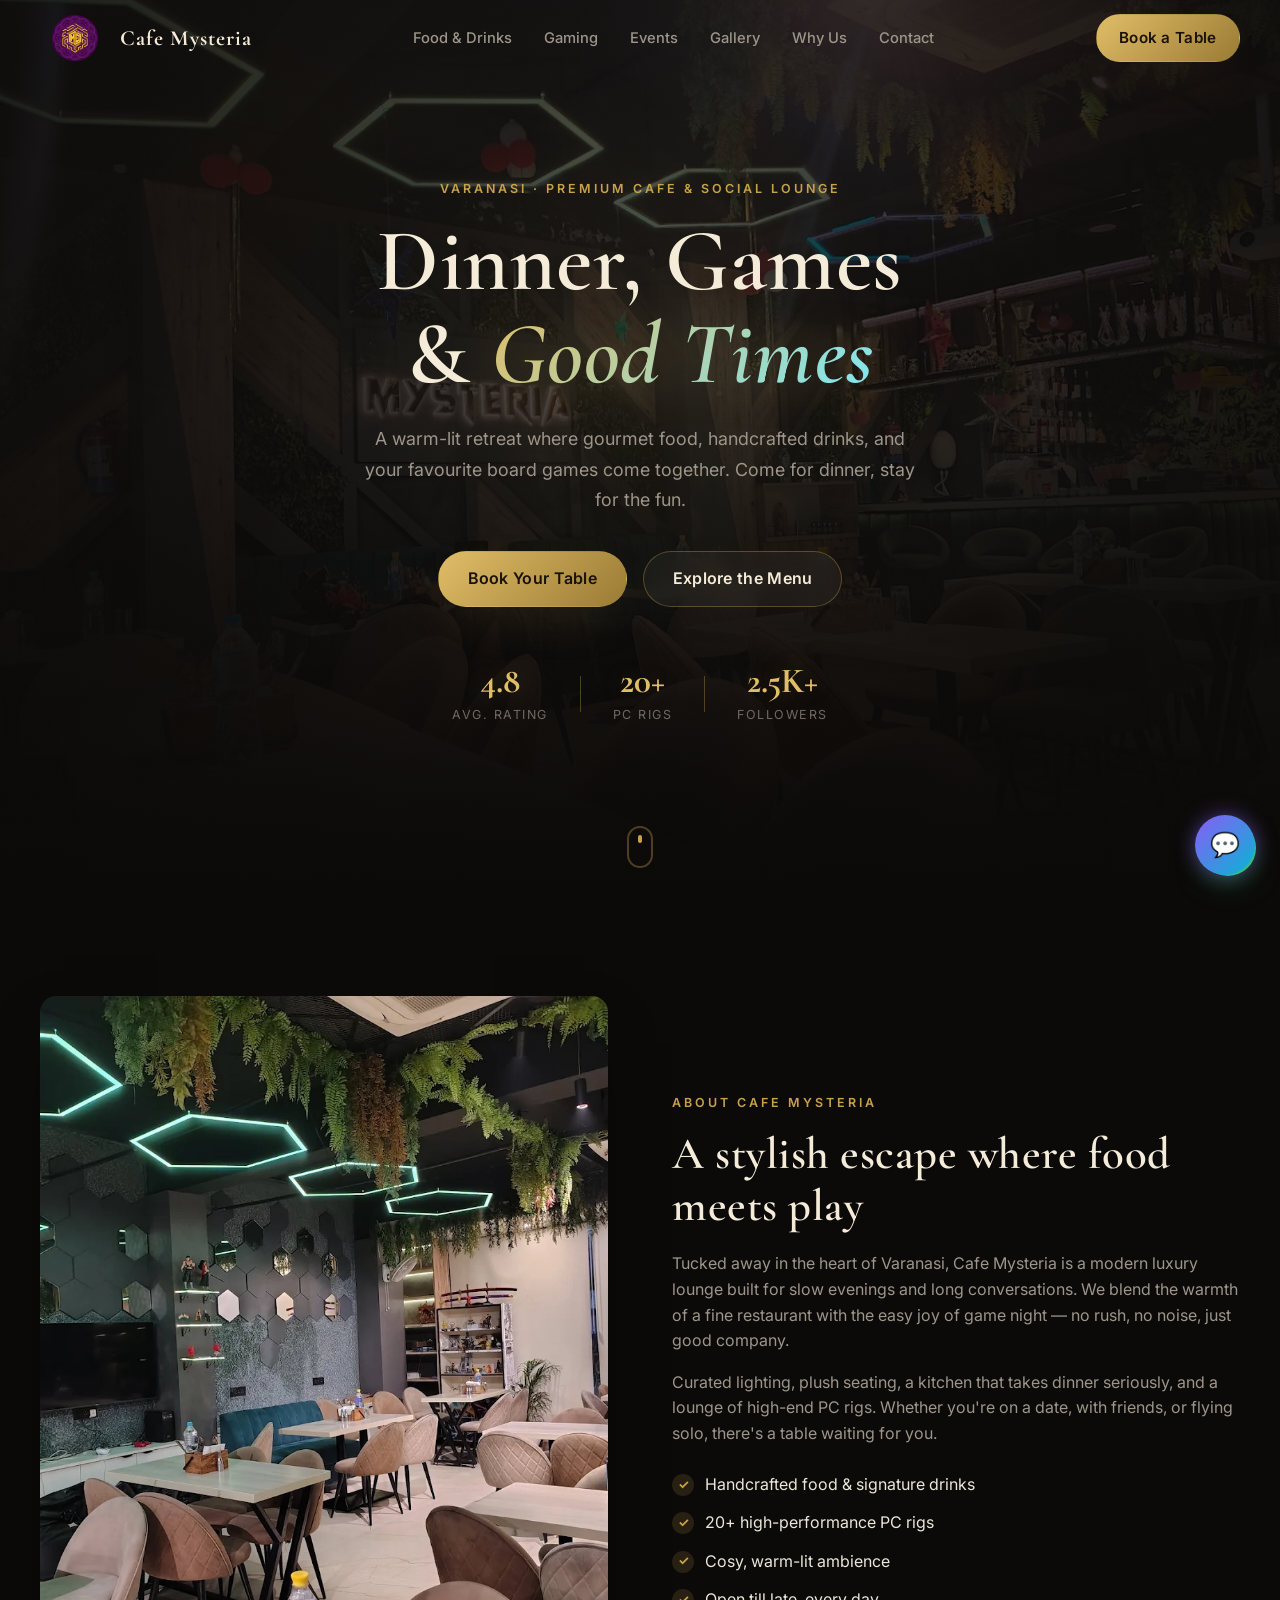
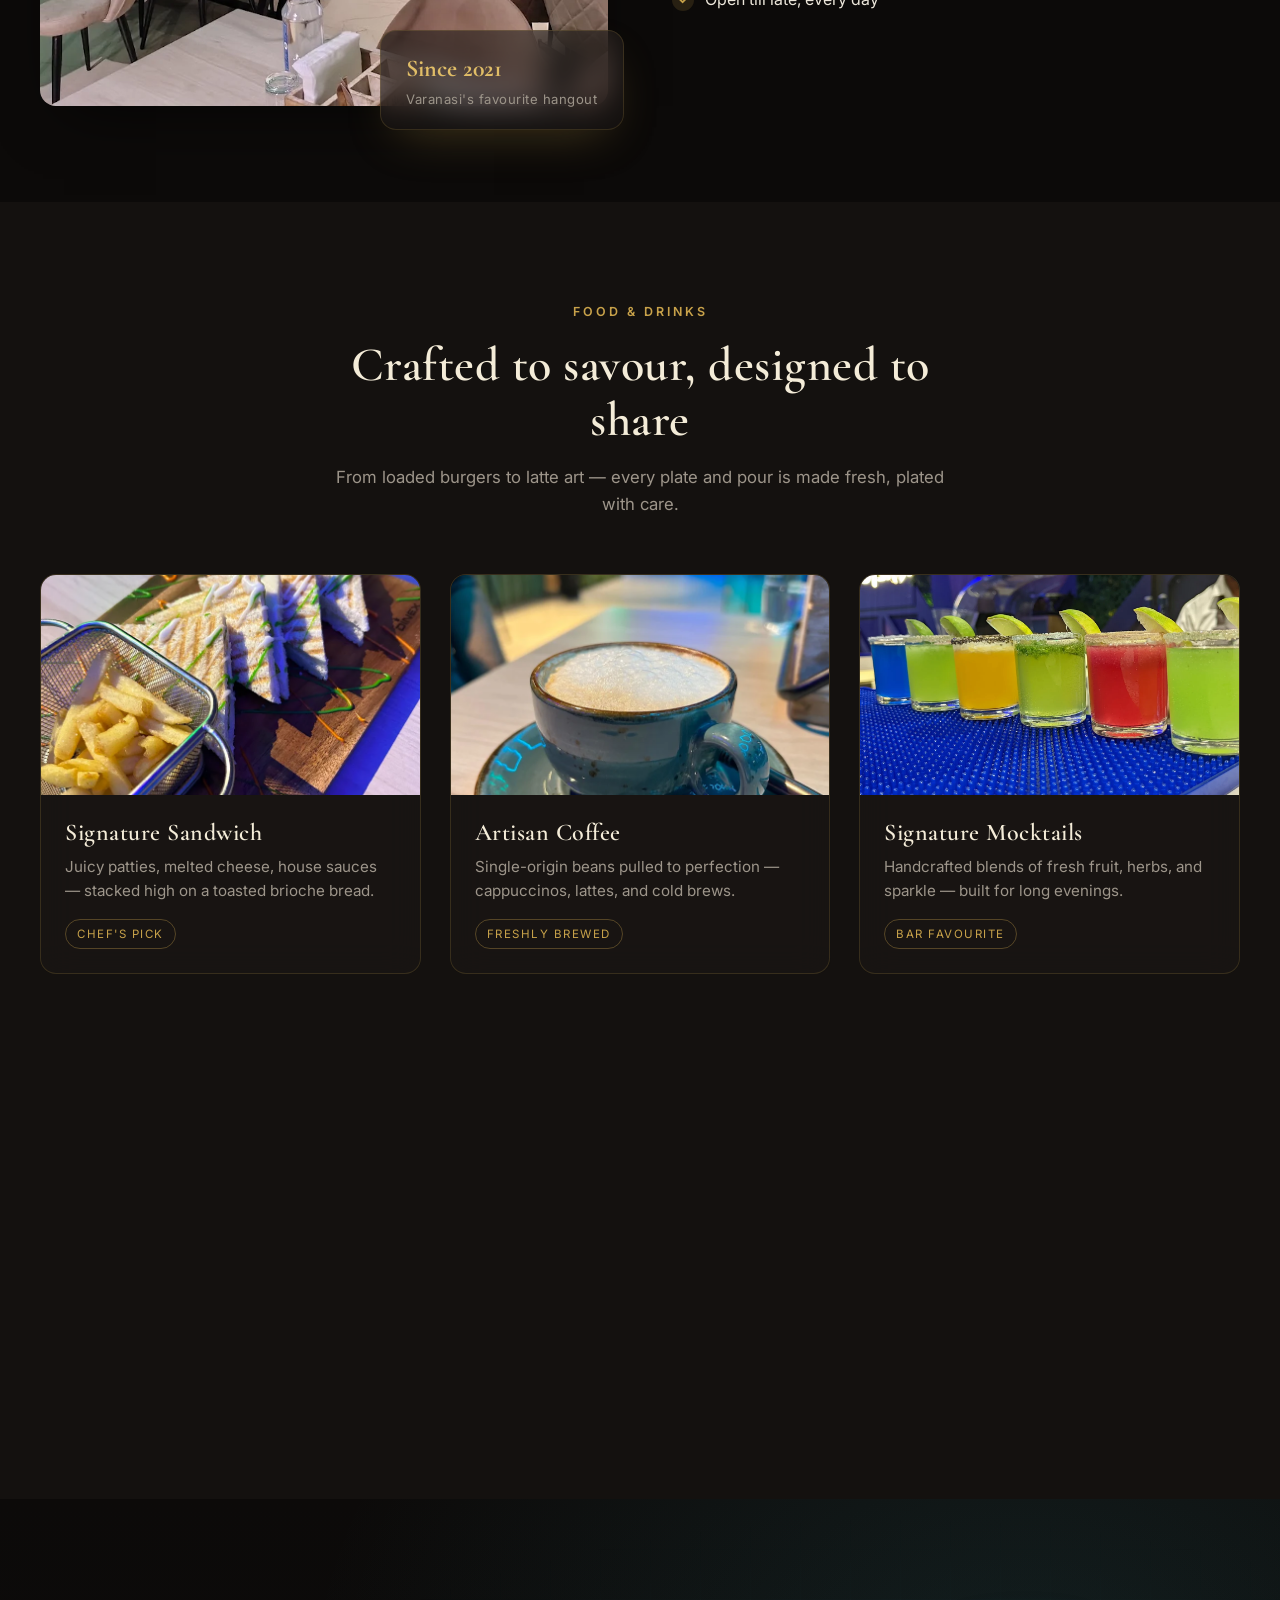
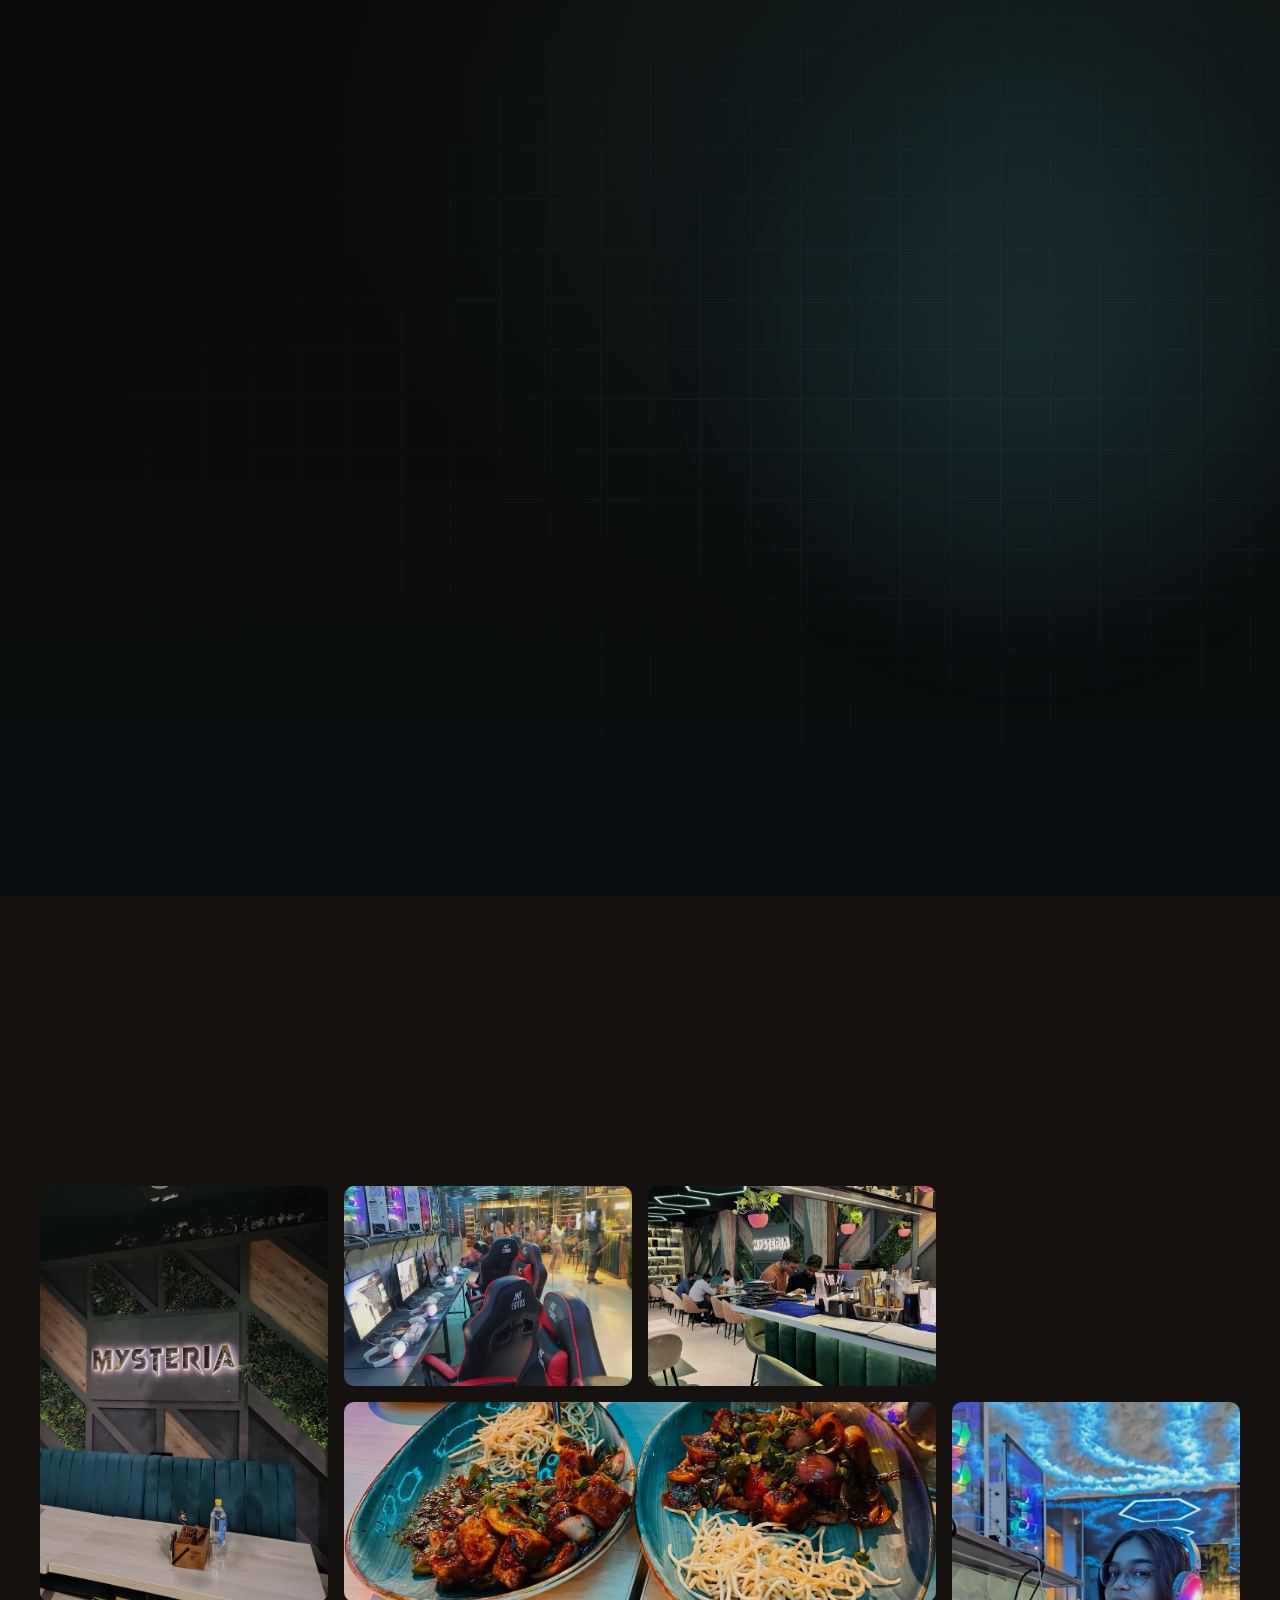
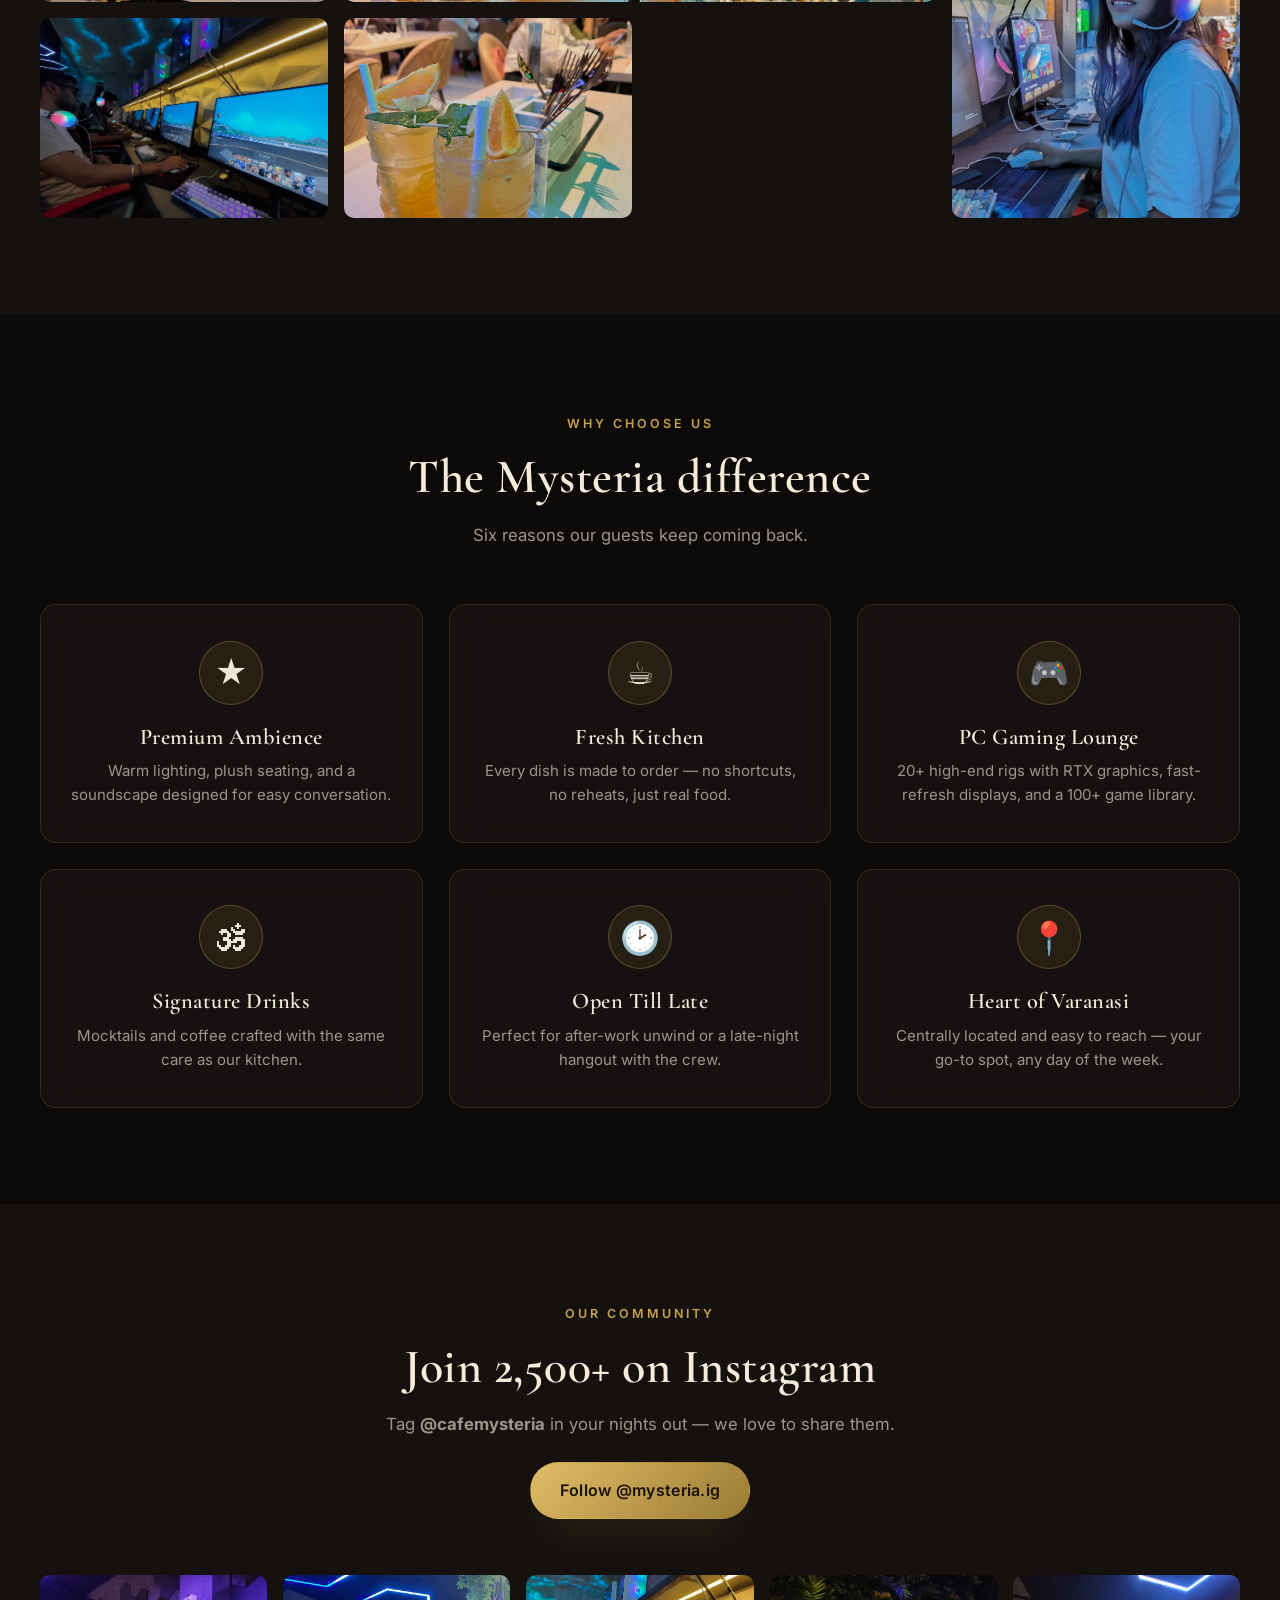
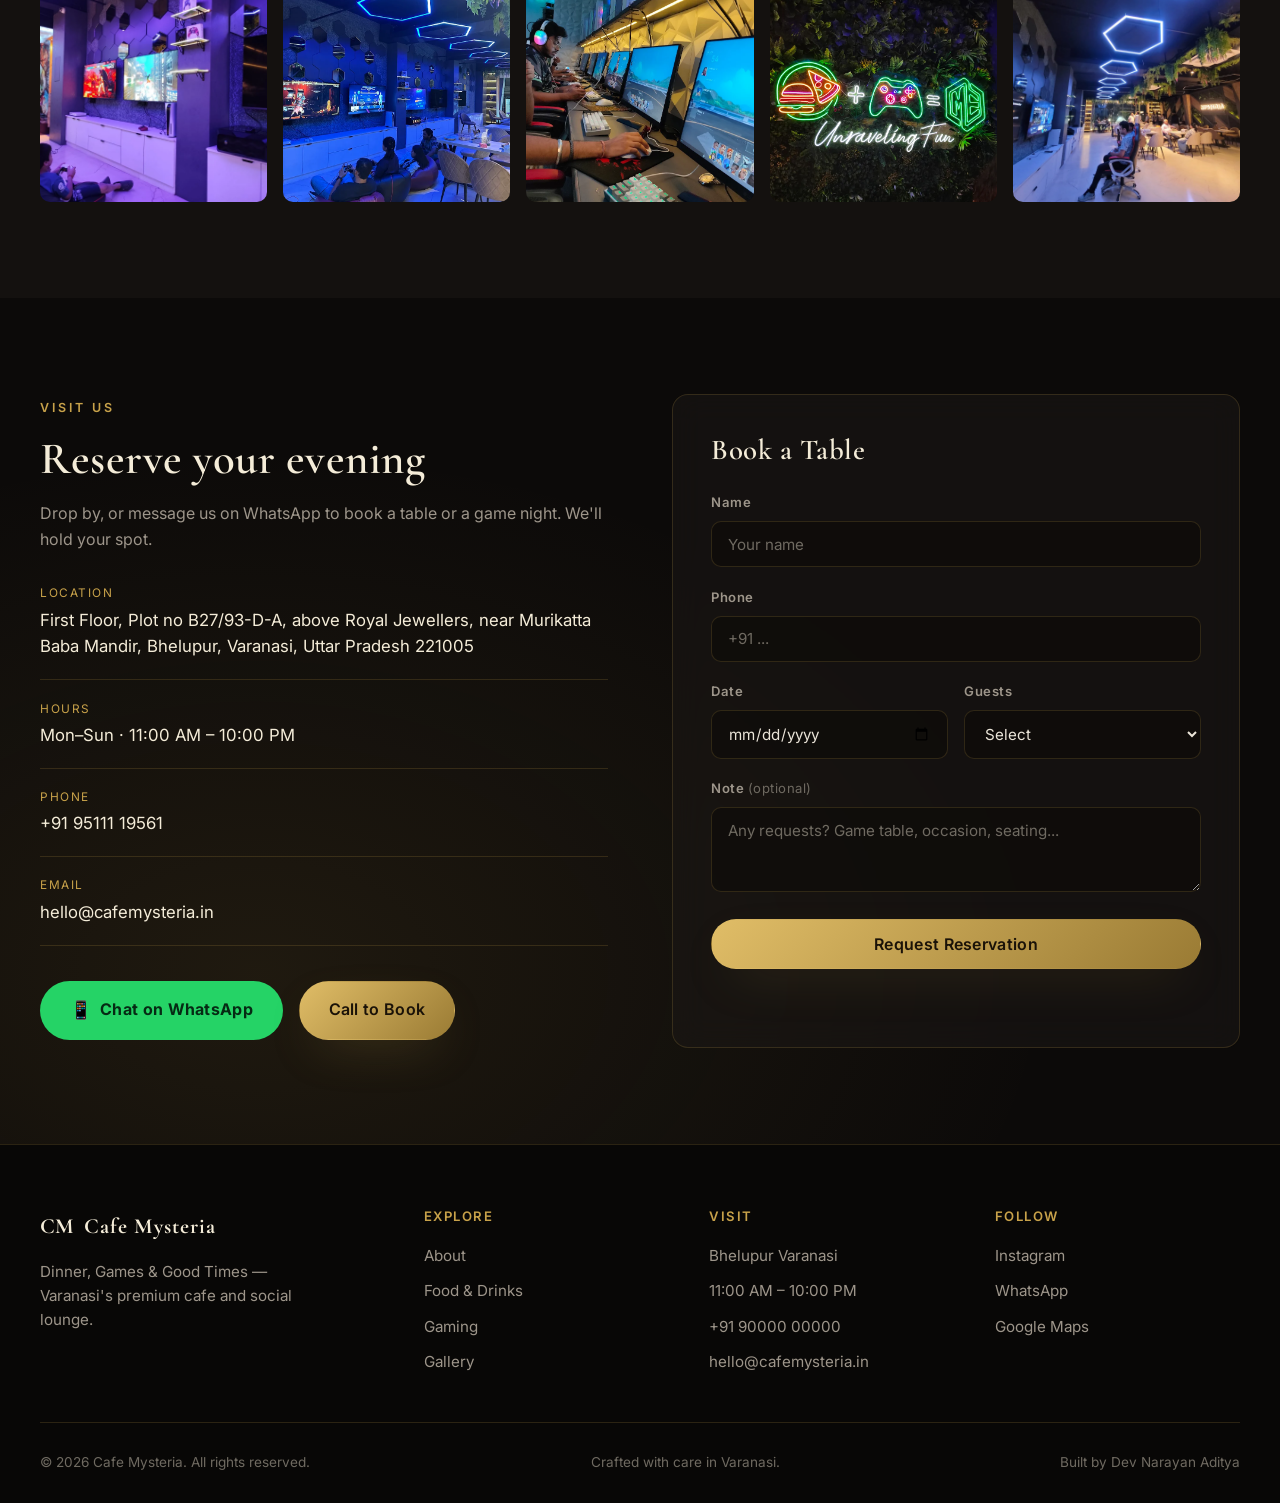
<file: index.html>
<!doctype html>
<html lang="en">
  <head>
    <meta charset="UTF-8" />
    <link rel="icon" type="image/svg+xml" href="public/vite.svg" />
    <meta name="viewport" content="width=device-width, initial-scale=1.0" />
    <meta name="description" content="Cafe Mysteria – Dinner, Games & Good Times in Varanasi. A premium cafe and social hangout space with gourmet food, signature drinks, and curated board and card games." />
    <link rel="preconnect" href="https://fonts.googleapis.com" />
    <link rel="preconnect" href="https://fonts.gstatic.com" crossorigin />
    <link href="https://fonts.googleapis.com/css2?family=Cormorant+Garamond:wght@400;500;600;700&family=Inter:wght@300;400;500;600;700&display=swap" rel="stylesheet" />
    <title>Cafe Mysteria Landing Page</title>
    <link rel="stylesheet" href="style.css" />
   
    <meta name="twitter:card" content="summary_large_image">
    
</head>
  <body>
    <!-- ===================== NAVBAR ===================== -->
    <header id="navbar">
      <nav class="nav container">
        <a href="#hero" class="logo" aria-label="Cafe Mysteria home">
        <img src="Images/logo.png" alt="Cafe Mysteria Logo" class="logo-img">
        <span class="logo-text">Cafe Mysteria</span>
      </a>

        <ul class="nav-links" id="navLinks">
          <li><a href="#menu">Food &amp; Drinks</a></li>
          <li><a href="#games" class="gaming-link">Gaming</a></li>
          <li><a href="#events">Events</a></li>
          <li><a href="#gallery">Gallery</a></li>
          <li><a href="#why">Why Us</a></li>
          <li><a href="#contact">Contact</a></li>
        </ul>

        <div class="nav-actions">
          <a href="#contact" class="btn btn-ghost">Reserve</a>
          <a href="#contact" class="btn btn-gold">Book a Table</a>
          <button class="nav-toggle" id="navToggle" aria-label="Toggle menu" aria-expanded="false">
            <span></span><span></span><span></span>
          </button>
        </div>
      </nav>
    </header>

    <!-- ===================== HERO ===================== -->
    <section id="hero" class="hero">
      <div class="hero-bg"></div>
      <div class="hero-aurora"></div>
      <div class="hero-aurora hero-aurora-2"></div>
      <div class="hero-grid"></div>
      <div class="hero-overlay"></div>
      <div class="spotlight" id="spotlight"></div>
      <div class="hero-content container reveal">
        <span class="eyebrow">Varanasi &middot; Premium Cafe &amp; Social Lounge</span>
        <h1>Dinner, Games<br />&amp; <em>Good Times</em></h1>
        <p class="hero-sub">
          A warm-lit retreat where gourmet food, handcrafted drinks, and your
          favourite board games come together. Come for dinner, stay for the fun.
        </p>
        <div class="hero-cta">
          <a href="#contact" class="btn btn-gold btn-lg">Book Your Table</a>
          <a href="#menu" class="btn btn-ghost btn-lg">Explore the Menu</a>
        </div>
        <div class="hero-stats">
          <div class="stat"><span class="stat-num">4.8</span><span class="stat-label">Avg. Rating</span></div>
          <div class="stat-divider"></div>
          <div class="stat"><span class="stat-num">20+</span><span class="stat-label">PC Rigs</span></div>
          <div class="stat-divider"></div>
          <div class="stat"><span class="stat-num">2.5K+</span><span class="stat-label">Followers</span></div>
        </div>
      </div>
      <a href="#about" class="scroll-hint" aria-label="Scroll down">
        <span class="mouse"><span class="wheel"></span></span>
      </a>
    </section>

    <!-- ===================== ABOUT ===================== -->
    <section id="about" class="section about">
      <div class="container about-grid">
        <div class="about-media reveal">
          <img src="./Images/hero.webp" alt="Warm-lit cafe interior with candles and greenery" loading="lazy" />
          <div class="about-badge glass">
            <span class="about-badge-title">Since 2021</span>
            <span class="about-badge-sub">Varanasi's favourite hangout</span>
          </div>
        </div>
        <div class="about-text reveal">
          <span class="eyebrow">About Cafe Mysteria</span>
          <h2>A stylish escape where food meets play</h2>
          <p>
            Tucked away in the heart of Varanasi, Cafe Mysteria is a modern luxury
            lounge built for slow evenings and long conversations. We blend the
            warmth of a fine restaurant with the easy joy of game night &mdash; no
            rush, no noise, just good company.
          </p>
          <p>
            Curated lighting, plush seating, a kitchen that takes dinner seriously,
            and a lounge of high-end PC rigs. Whether you're on a date, with
            friends, or flying solo, there's a table waiting for you.
          </p>
          <ul class="about-list">
            <li><span class="check">&check;</span> Handcrafted food &amp; signature drinks</li>
            <li><span class="check">&check;</span> 20+ high-performance PC rigs</li>
            <li><span class="check">&check;</span> Cosy, warm-lit ambience</li>
            <li><span class="check">&check;</span> Open till late, every day</li>
          </ul>
        </div>
      </div>
    </section>

    <!-- ===================== FOOD & DRINKS ===================== -->
    <section id="menu" class="section menu">
      <div class="container">
        <div class="section-head reveal">
          <span class="eyebrow">Food &amp; Drinks</span>
          <h2>Crafted to savour, designed to share</h2>
          <p class="section-sub">From loaded burgers to latte art &mdash; every plate and pour is made fresh, plated with care.</p>
        </div>

        <div class="menu-grid">
          <article class="menu-card glass reveal">
            <div class="menu-img"><img src="./Images/sandwichmys.webp" /></div>
            <div class="menu-body">
              <h3>Signature Sandwich</h3>
              <p>Juicy patties, melted cheese, house sauces &mdash; stacked high on a toasted brioche bread.</p>
              <span class="menu-tag">Chef's Pick</span>
            </div>
          </article>

          <article class="menu-card glass reveal">
            <div class="menu-img"><img src="./Images/coffeemys.webp" /></div>
            <div class="menu-body">
              <h3>Artisan Coffee</h3>
              <p>Single-origin beans pulled to perfection &mdash; cappuccinos, lattes, and cold brews.</p>
              <span class="menu-tag">Freshly Brewed</span>
            </div>
          </article>

          <article class="menu-card glass reveal">
            <div class="menu-img"><img src="./Images/mockmys.webp" /></div>
            <div class="menu-body">
              <h3>Signature Mocktails</h3>
              <p>Handcrafted blends of fresh fruit, herbs, and sparkle &mdash; built for long evenings.</p>
              <span class="menu-tag">Bar Favourite</span>
            </div>
          </article>

          <article class="menu-card glass reveal">
            <div class="menu-img"><img src="./Images/foodmys.webp"/></div>
            <div class="menu-body">
              <h3>Contemporary Plates</h3>
              <p>Pasta, sides, and small plates designed for sharing across the table.</p>
              <span class="menu-tag">Shareable</span>
            </div>
          </article>

          <article class="menu-card glass reveal">
            <div class="menu-img"><img src="./Images/desemys.webp" /></div>
            <div class="menu-body">
              <h3>Dessert Selection</h3>
              <p>House-made sweets to close the night &mdash; chocolate, caramel, and everything nice.</p>
              <span class="menu-tag">Sweet Endings</span>
            </div>
          </article>

          <article class="menu-card glass reveal">
            <div class="menu-img"><img src = "Images/int.webp" /></div>
            <div class="menu-body">
              <h3>Late-Night Bites</h3>
              <p>Snacks, fries, and finger food that keep the table going well past midnight.</p>
              <span class="menu-tag">Open Late</span>
            </div>
          </article>
        </div>
      </div>
    </section>

    <!-- ===================== GAMING ===================== -->
    <section id="games" class="section games">
      <div class="games-bg"></div>
      <div class="games-grid-overlay"></div>
      <div class="games-glow"></div>
      <div class="container">
        <div class="games-grid">
          <div class="games-text reveal">
            <span class="eyebrow games-eyebrow">PC Gaming Lounge</span>
            <h2>Dinner first. <em>Then game on.</em></h2>
            <p>
              Our gaming lounge is wired with high-performance rigs, fast refresh
              displays, and RGB-lit setups &mdash; tucked inside the same warm, cafe
              atmosphere. Order dinner, settle into a rig, and let the night take
              its course.
            </p>
            <ul class="games-list">
              <li><strong>20+ High-End PC Rigs</strong><span>RTX graphics, high-refresh monitors, and mechanical keyboards &mdash; built for smooth play.</span></li>
              <li><strong>100+ Game Library</strong><span>From co-op to competitive &mdash; Valorant, CS2, GTA V, Minecraft and more, ready to launch.</span></li>
              <li><strong>Squad Seating</strong><span>Reserve adjacent rigs for your crew and play together, side by side.</span></li>
              <li><strong>Food &amp; Drinks at Your Rig</strong><span>Snacks and drinks served to your seat &mdash; no pausing the fun.</span></li>
            </ul>
            <a href="#contact" class="btn btn-neon">Reserve a Rig</a>
          </div>
          <div class="games-media reveal">
            <img src="Images/gamingmys.webp" />
            <img class="games-media-sm" src="./Images/gaming - Copy.webp" alt="Group gaming at a cyber cafe" loading="lazy" />
          </div>
        </div>

        <div class="games-specs reveal">
          <div class="spec"><span class="spec-num" data-count="165" data-suffix="Hz">0</span><span class="spec-label">Refresh Displays</span></div>
          <div class="spec"><span class="spec-num" data-count="1" data-suffix="Gbps">0</span><span class="spec-label">Fibre Internet</span></div>
          <div class="spec"><span class="spec-num" data-count="100" data-suffix="+">0</span><span class="spec-label">Game Titles</span></div>
          <div class="spec"><span class="spec-num" data-count="20" data-suffix="+">0</span><span class="spec-label">PC Rigs</span></div>
        </div>
      </div>
    </section>

    <!-- ===================== GALLERY ===================== -->
    <section id="gallery" class="section gallery">
      <div class="container">
        <div class="section-head reveal">
          <span class="eyebrow">Gallery</span>
          <h2>A look inside the mood</h2>
          <p class="section-sub">Warm light, good plates, and the quiet hum of a full house.</p>
        </div>
        <div class="gallery-grid">
          <figure class="gallery-item reveal g-tall"><img src="./Images/veiw1.webp" /></figure>
          <figure class="gallery-item reveal"><img src="./Images/view3.webp" /></figure>
          <figure class="gallery-item reveal"><img src="./Images/view4.webp" /></figure>
          <figure class="gallery-item reveal g-wide"><img src="./Images/view5.webp" /></figure>
          <figure class="gallery-item reveal g-tall"><img src="./Images/view6.webp" /></figure>
          <figure class="gallery-item reveal"><img src="./Images/view7.webp"/></figure>
          <figure class="gallery-item reveal"><img src="./Images/view9.webp" /></figure>
        </div>
      </div>
    </section>

    <!-- ===================== WHY CHOOSE US ===================== -->
    <section id="why" class="section why">
      <div class="container">
        <div class="section-head reveal">
          <span class="eyebrow">Why Choose Us</span>
          <h2>The Mysteria difference</h2>
          <p class="section-sub">Six reasons our guests keep coming back.</p>
        </div>
        <div class="why-grid">
          <article class="why-card glass reveal"><div class="why-icon">&#9733;</div><h3>Premium Ambience</h3><p>Warm lighting, plush seating, and a soundscape designed for easy conversation.</p></article>
          <article class="why-card glass reveal"><div class="why-icon">&#9749;</div><h3>Fresh Kitchen</h3><p>Every dish is made to order &mdash; no shortcuts, no reheats, just real food.</p></article>
          <article class="why-card glass reveal"><div class="why-icon">&#127918;</div><h3>PC Gaming Lounge</h3><p>20+ high-end rigs with RTX graphics, fast-refresh displays, and a 100+ game library.</p></article>
          <article class="why-card glass reveal"><div class="why-icon">&#128329;</div><h3>Signature Drinks</h3><p>Mocktails and coffee crafted with the same care as our kitchen.</p></article>
          <article class="why-card glass reveal"><div class="why-icon">&#128337;</div><h3>Open Till Late</h3><p>Perfect for after-work unwind or a late-night hangout with the crew.</p></article>
          <article class="why-card glass reveal"><div class="why-icon">&#128205;</div><h3>Heart of Varanasi</h3><p>Centrally located and easy to reach &mdash; your go-to spot, any day of the week.</p></article>
        </div>
      </div>
    </section>

    <!-- ===================== INSTAGRAM ===================== -->
    <section id="instagram" class="section instagram">
      <div class="container">
        <div class="section-head reveal">
          <span class="eyebrow">Our Community</span>
          <h2>Join 2,500+ on Instagram</h2>
          <p class="section-sub">Tag <strong>@cafemysteria</strong> in your nights out &mdash; we love to share them.</p>
          <a href="https://www.instagram.com/mysteria.ig/" target="_blank" rel="noopener noreferrer" class="btn btn-gold btn-lg follow-btn">Follow @mysteria.ig</a>
        </div>
        <div class="ig-grid">
          <figure class="ig-item reveal"><img src="./Images/tagmys.webp" /><span class="ig-handle">@mysteria.ig</span></figure>
          <figure class="ig-item reveal"><img src="./Images/tag2mys.webp" /><span class="ig-handle">@mysteria.ig</span></figure>
          <figure class="ig-item reveal"><img src="./Images/tag3mys.webp" /><span class="ig-handle">@mysteria.ig</span></figure>
          <figure class="ig-item reveal"><img src="./Images/tag4mys.webp" /><span class="ig-handle">@mysteria.ig</span></figure>
          <figure class="ig-item reveal"><img src="./Images/tag5mys.webp" /><span class="ig-handle">@mysteria.ig</span></figure>
        </div>
      </div>
    </section>

    <!-- ===================== CONTACT ===================== -->
    <section id="contact" class="section contact">
      <div class="contact-bg"></div>
      <div class="container contact-grid">
        <div class="contact-info reveal">
          <span class="eyebrow">Visit Us</span>
          <h2>Reserve your evening</h2>
          <p>Drop by, or message us on WhatsApp to book a table or a game night. We'll hold your spot.</p>

          <ul class="contact-list">
            <li><span class="ci-label">Location</span><span class="ci-value">First Floor, Plot no B27/93-D-A, above Royal Jewellers, near Murikatta Baba Mandir, Bhelupur, Varanasi, Uttar Pradesh 221005</span></li>
            <li><span class="ci-label">Hours</span><span class="ci-value">Mon&ndash;Sun &middot; 11:00 AM &ndash; 10:00 PM</span></li>
            <li><span class="ci-label">Phone</span><span class="ci-value">+91 95111 19561</span></li>
            <li><span class="ci-label">Email</span><span class="ci-value">hello@cafemysteria.in</span></li>
          </ul>

          <div class="contact-cta">
            <a href="https://wa.me/919000000000?text=Hi%20Cafe%20Mysteria%2C%20I%27d%20like%20to%20book%20a%20table" class="btn btn-whatsapp btn-lg" target="_blank" rel="noopener">
              <span class="wa-icon">&#128241;</span> Chat on WhatsApp
            </a>
            <a href="tel:+919000000000" class="btn btn-gold btn-lg">Call to Book</a>
          </div>
        </div>

        <form class="contact-form glass reveal" id="bookingForm" novalidate>
          <h3>Book a Table</h3>
          <div class="field">
            <label for="name">Name</label>
            <input type="text" id="name" name="name" placeholder="Your name" required />
          </div>
          <div class="field">
            <label for="phone">Phone</label>
            <input type="tel" id="phone" name="phone" placeholder="+91 ..." required />
          </div>
          <div class="field-row">
            <div class="field">
              <label for="date">Date</label>
              <input type="date" id="date" name="date" required />
            </div>
            <div class="field">
              <label for="guests">Guests</label>
              <select id="guests" name="guests" required>
                <option value="">Select</option>
                <option>1&ndash;2</option>
                <option>3&ndash;4</option>
                <option>5&ndash;6</option>
                <option>7+</option>
              </select>
            </div>
          </div>
          <div class="field">
            <label for="note">Note <span class="optional">(optional)</span></label>
            <textarea id="note" name="note" rows="3" placeholder="Any requests? Game table, occasion, seating..."></textarea>
          </div>
          <button type="submit" class="btn btn-gold btn-lg btn-block">Request Reservation</button>
          <p class="form-success" id="formSuccess">Thanks! We'll confirm your reservation on WhatsApp shortly.</p>
        </form>
      </div>
    </section>

    <!-- ===================== FOOTER ===================== -->
    <footer class="footer">
      <div class="container footer-grid">
        <div class="footer-brand">
          <span class="logo"><span class="logo-mark">CM</span><span class="logo-text">Cafe Mysteria</span></span>
          <p>Dinner, Games &amp; Good Times &mdash; Varanasi's premium cafe and social lounge.</p>
        </div>
        <div class="footer-col">
          <h4>Explore</h4>
          <ul>
            <li><a href="#about">About</a></li>
            <li><a href="#menu">Food &amp; Drinks</a></li>
            <li><a href="#games">Gaming</a></li>
            <li><a href="#gallery">Gallery</a></li>
          </ul>
        </div>
        <div class="footer-col">
          <h4>Visit</h4>
          <ul>
            <li>Bhelupur Varanasi</li>
            <li>11:00 AM &ndash; 10:00 PM</li>
            <li>+91 90000 00000</li>
            <li>hello@cafemysteria.in</li>
          </ul>
        </div>
        <div class="footer-col">
          <h4>Follow</h4>
          <ul class="footer-social">
            <li><a href="https://www.instagram.com/mysteria.ig/">Instagram</a></li>
            <li><a href="#contact">WhatsApp</a></li>
            <li><a href="#contact">Google Maps</a></li>
          </ul>
        </div>
      </div>
      <div class="footer-bottom container">
        <span>&copy; <span id="year"></span> Cafe Mysteria. All rights reserved.</span>
        <span>Crafted with care in Varanasi.</span>
        <span>Built by Dev Narayan Aditya</span>
      </div>
    </footer>

    <a href="https://wa.me/919000000000?text=Hi%20Cafe%20Mysteria" class="wa-float" target="_blank" rel="noopener" aria-label="Chat on WhatsApp">&#128241;</a>

    <div class="chatbot-toggle" id="chatbotToggle">
  💬
</div>

<div class="chatbot" id="chatbot">
  <div class="chatbot-header">
    Cafe Mysteria Assistant
    <span id="closeChat">✕</span>
  </div>

  <div class="chatbot-body" id="chatbotBody">
    <div class="bot-message">
      Hi! How can I help you today?
    </div>
  </div>

  <div class="quick-buttons">
    <button onclick="botReply('timings')">⏰ Timings</button>
    <button onclick="botReply('gaming')">🎮 Gaming</button>
    <button onclick="botReply('food')">🍔 Food</button>
    <button onclick="botReply('location')">📍 Location</button>
    <button onclick="botReply('instagram')">📷 Instagram</button>
  </div>
</div>

    <script src="script.js"></script>
  </body>
</html>
</file>
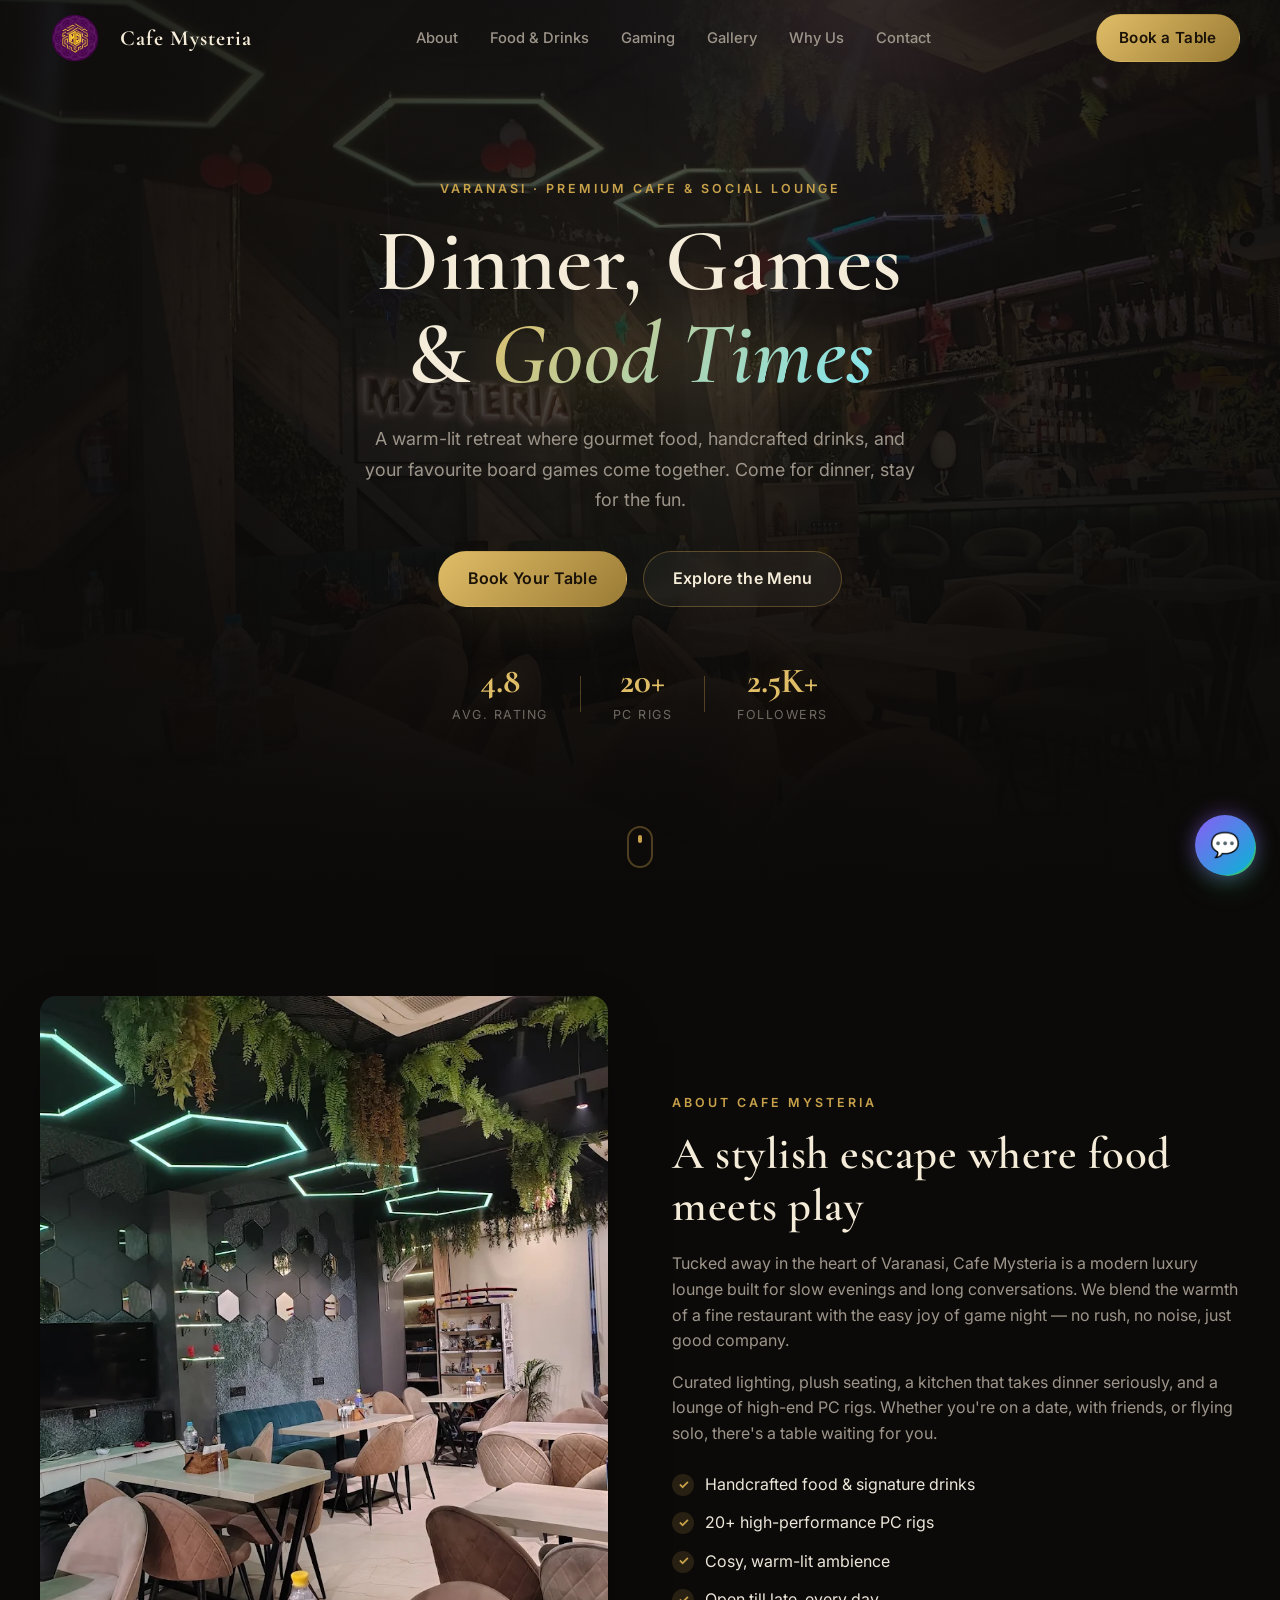
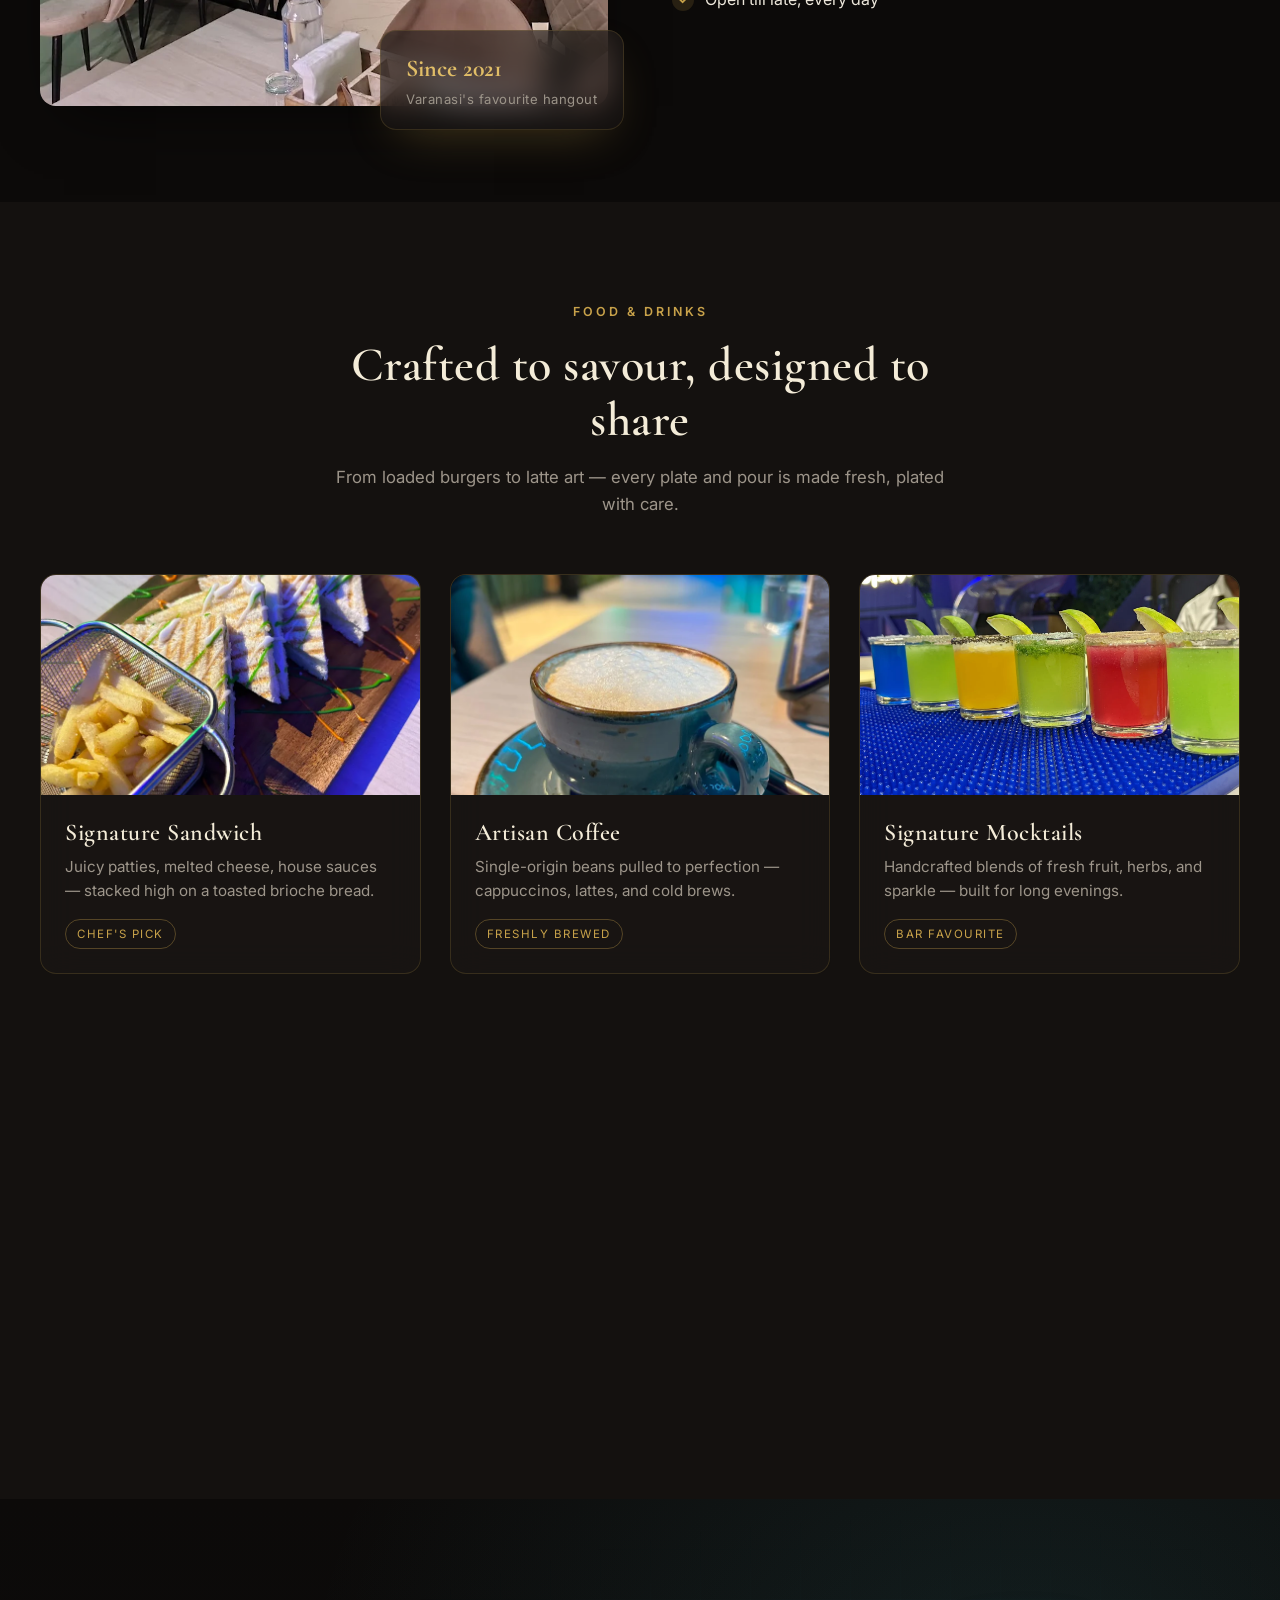
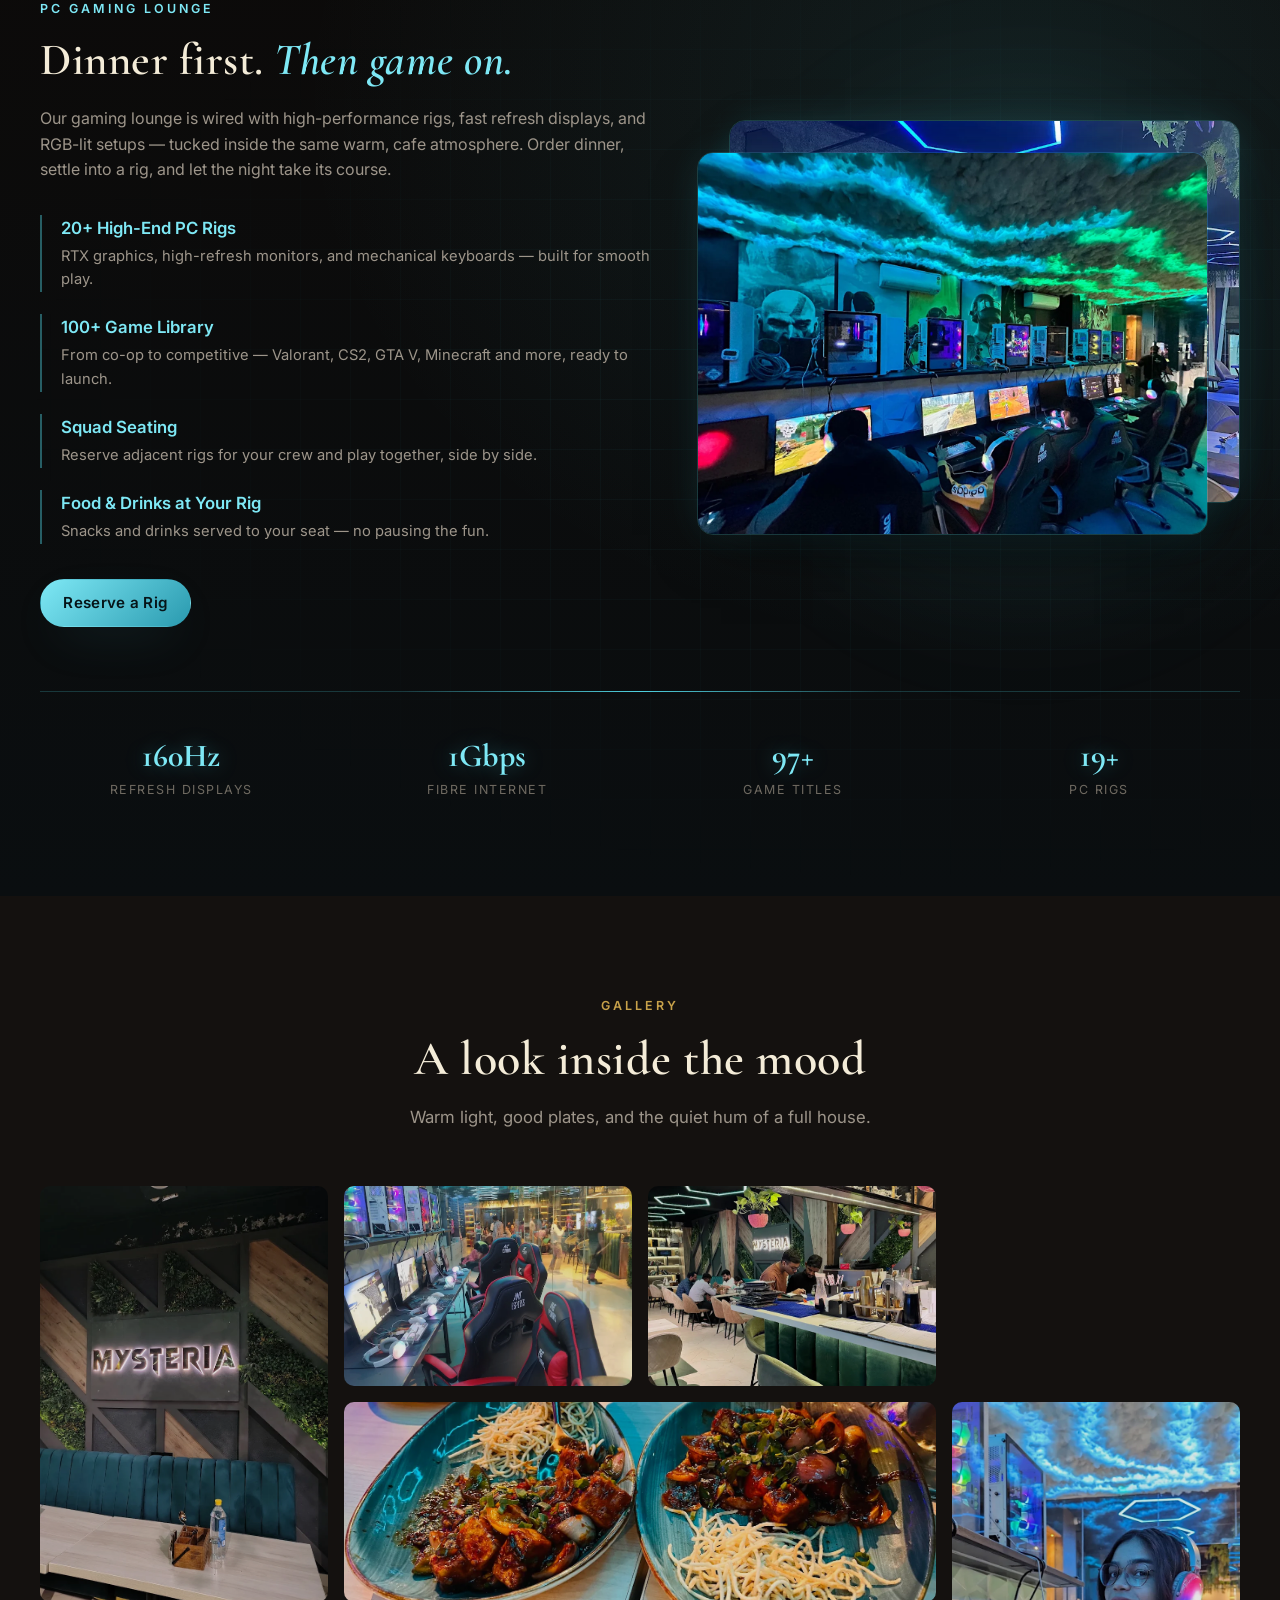
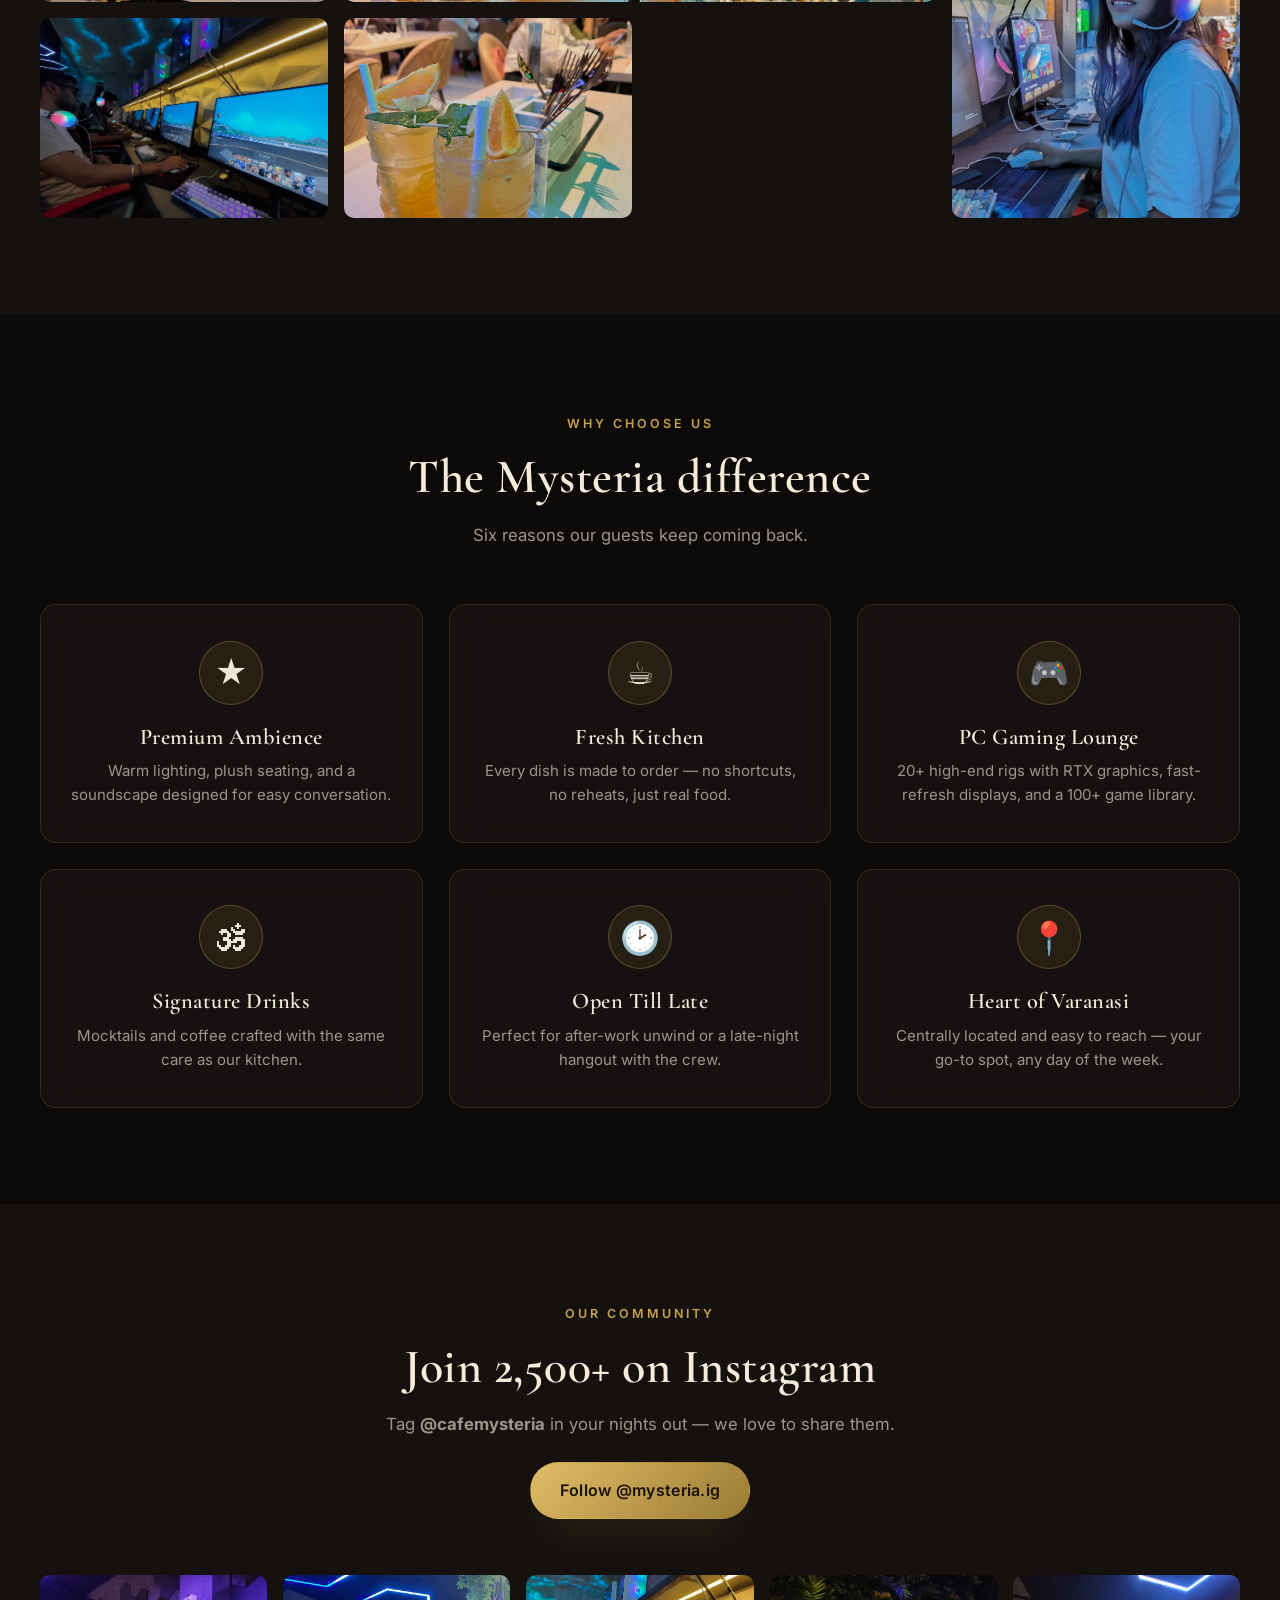
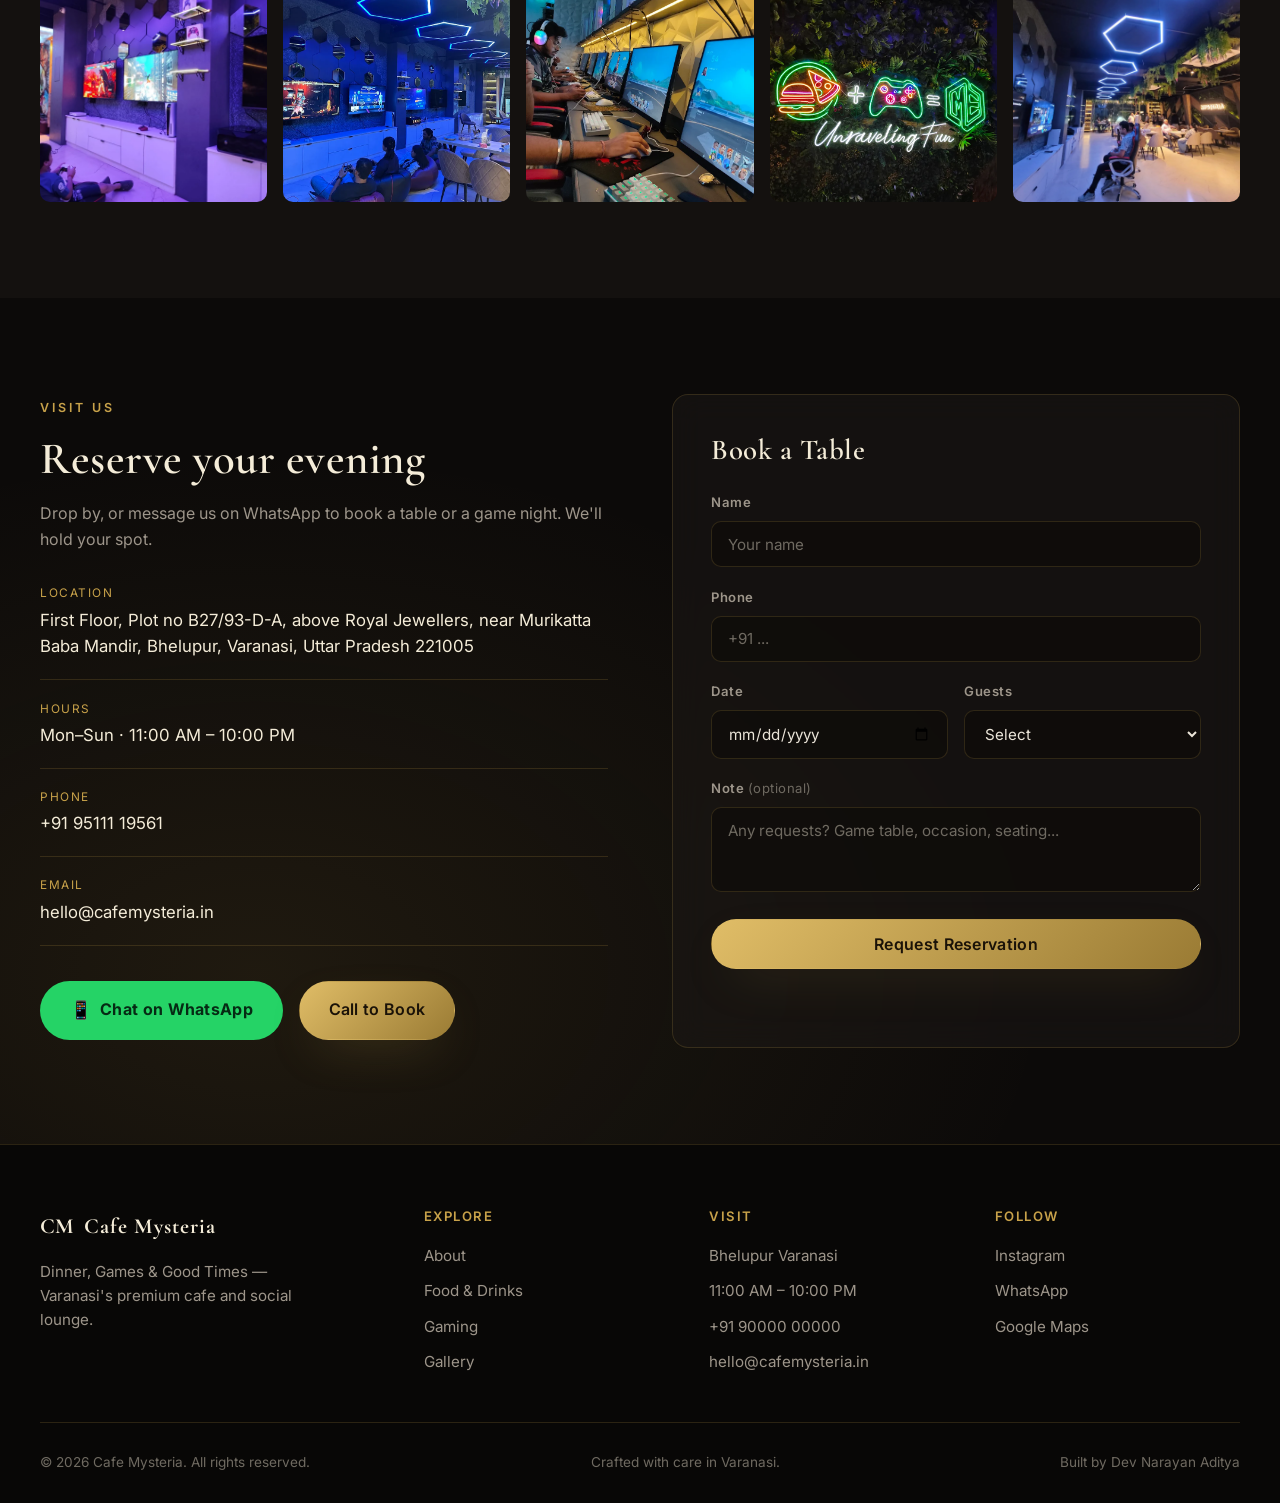
<file: index .html>
<!doctype html>
<html lang="en">
  <head>
    <meta charset="UTF-8" />
    <link rel="icon" type="image/svg+xml" href="public/vite.svg" />
    <meta name="viewport" content="width=device-width, initial-scale=1.0" />
    <meta name="description" content="Cafe Mysteria – Dinner, Games & Good Times in Varanasi. A premium cafe and social hangout space with gourmet food, signature drinks, and curated board and card games." />
    <link rel="preconnect" href="https://fonts.googleapis.com" />
    <link rel="preconnect" href="https://fonts.gstatic.com" crossorigin />
    <link href="https://fonts.googleapis.com/css2?family=Cormorant+Garamond:wght@400;500;600;700&family=Inter:wght@300;400;500;600;700&display=swap" rel="stylesheet" />
    <title>Cafe Mysteria Landing Page</title>
    <link rel="stylesheet" href="style.css" />
    <meta property="og:image" content="https://bolt.new/static/og_default.png">
    <meta name="twitter:card" content="summary_large_image">
    <meta name="twitter:image" content="https://bolt.new/static/og_default.png">
</head>
  <body>
    <!-- ===================== NAVBAR ===================== -->
    <header id="navbar">
      <nav class="nav container">
        <a href="#hero" class="logo" aria-label="Cafe Mysteria home">
        <img src="Images/logo.png" alt="Cafe Mysteria Logo" class="logo-img">
        <span class="logo-text">Cafe Mysteria</span>
      </a>

        <ul class="nav-links" id="navLinks">
          <li><a href="#about">About</a></li>
          <li><a href="#menu">Food &amp; Drinks</a></li>
          <li><a href="#games" class="gaming-link">Gaming</a></li>
          <li><a href="#gallery">Gallery</a></li>
          <li><a href="#why">Why Us</a></li>
          <li><a href="#contact">Contact</a></li>
        </ul>

        <div class="nav-actions">
          <a href="#contact" class="btn btn-ghost">Reserve</a>
          <a href="#contact" class="btn btn-gold">Book a Table</a>
          <button class="nav-toggle" id="navToggle" aria-label="Toggle menu" aria-expanded="false">
            <span></span><span></span><span></span>
          </button>
        </div>
      </nav>
    </header>

    <!-- ===================== HERO ===================== -->
    <section id="hero" class="hero">
      <div class="hero-bg"></div>
      <div class="hero-aurora"></div>
      <div class="hero-aurora hero-aurora-2"></div>
      <div class="hero-grid"></div>
      <div class="hero-overlay"></div>
      <div class="spotlight" id="spotlight"></div>
      <div class="hero-content container reveal">
        <span class="eyebrow">Varanasi &middot; Premium Cafe &amp; Social Lounge</span>
        <h1>Dinner, Games<br />&amp; <em>Good Times</em></h1>
        <p class="hero-sub">
          A warm-lit retreat where gourmet food, handcrafted drinks, and your
          favourite board games come together. Come for dinner, stay for the fun.
        </p>
        <div class="hero-cta">
          <a href="#contact" class="btn btn-gold btn-lg">Book Your Table</a>
          <a href="#menu" class="btn btn-ghost btn-lg">Explore the Menu</a>
        </div>
        <div class="hero-stats">
          <div class="stat"><span class="stat-num">4.8</span><span class="stat-label">Avg. Rating</span></div>
          <div class="stat-divider"></div>
          <div class="stat"><span class="stat-num">20+</span><span class="stat-label">PC Rigs</span></div>
          <div class="stat-divider"></div>
          <div class="stat"><span class="stat-num">2.5K+</span><span class="stat-label">Followers</span></div>
        </div>
      </div>
      <a href="#about" class="scroll-hint" aria-label="Scroll down">
        <span class="mouse"><span class="wheel"></span></span>
      </a>
    </section>

    <!-- ===================== ABOUT ===================== -->
    <section id="about" class="section about">
      <div class="container about-grid">
        <div class="about-media reveal">
          <img src="./Images/hero.webp" alt="Warm-lit cafe interior with candles and greenery" loading="lazy" />
          <div class="about-badge glass">
            <span class="about-badge-title">Since 2021</span>
            <span class="about-badge-sub">Varanasi's favourite hangout</span>
          </div>
        </div>
        <div class="about-text reveal">
          <span class="eyebrow">About Cafe Mysteria</span>
          <h2>A stylish escape where food meets play</h2>
          <p>
            Tucked away in the heart of Varanasi, Cafe Mysteria is a modern luxury
            lounge built for slow evenings and long conversations. We blend the
            warmth of a fine restaurant with the easy joy of game night &mdash; no
            rush, no noise, just good company.
          </p>
          <p>
            Curated lighting, plush seating, a kitchen that takes dinner seriously,
            and a lounge of high-end PC rigs. Whether you're on a date, with
            friends, or flying solo, there's a table waiting for you.
          </p>
          <ul class="about-list">
            <li><span class="check">&check;</span> Handcrafted food &amp; signature drinks</li>
            <li><span class="check">&check;</span> 20+ high-performance PC rigs</li>
            <li><span class="check">&check;</span> Cosy, warm-lit ambience</li>
            <li><span class="check">&check;</span> Open till late, every day</li>
          </ul>
        </div>
      </div>
    </section>

    <!-- ===================== FOOD & DRINKS ===================== -->
    <section id="menu" class="section menu">
      <div class="container">
        <div class="section-head reveal">
          <span class="eyebrow">Food &amp; Drinks</span>
          <h2>Crafted to savour, designed to share</h2>
          <p class="section-sub">From loaded burgers to latte art &mdash; every plate and pour is made fresh, plated with care.</p>
        </div>

        <div class="menu-grid">
          <article class="menu-card glass reveal">
            <div class="menu-img"><img src="./Images/sandwichmys.webp" /></div>
            <div class="menu-body">
              <h3>Signature Sandwich</h3>
              <p>Juicy patties, melted cheese, house sauces &mdash; stacked high on a toasted brioche bread.</p>
              <span class="menu-tag">Chef's Pick</span>
            </div>
          </article>

          <article class="menu-card glass reveal">
            <div class="menu-img"><img src="./Images/coffeemys.webp" /></div>
            <div class="menu-body">
              <h3>Artisan Coffee</h3>
              <p>Single-origin beans pulled to perfection &mdash; cappuccinos, lattes, and cold brews.</p>
              <span class="menu-tag">Freshly Brewed</span>
            </div>
          </article>

          <article class="menu-card glass reveal">
            <div class="menu-img"><img src="./Images/mockmys.webp" /></div>
            <div class="menu-body">
              <h3>Signature Mocktails</h3>
              <p>Handcrafted blends of fresh fruit, herbs, and sparkle &mdash; built for long evenings.</p>
              <span class="menu-tag">Bar Favourite</span>
            </div>
          </article>

          <article class="menu-card glass reveal">
            <div class="menu-img"><img src="./Images/foodmys.webp"/></div>
            <div class="menu-body">
              <h3>Contemporary Plates</h3>
              <p>Pasta, sides, and small plates designed for sharing across the table.</p>
              <span class="menu-tag">Shareable</span>
            </div>
          </article>

          <article class="menu-card glass reveal">
            <div class="menu-img"><img src="./Images/desemys.webp" /></div>
            <div class="menu-body">
              <h3>Dessert Selection</h3>
              <p>House-made sweets to close the night &mdash; chocolate, caramel, and everything nice.</p>
              <span class="menu-tag">Sweet Endings</span>
            </div>
          </article>

          <article class="menu-card glass reveal">
            <div class="menu-img"><img src = "Images/int.webp" /></div>
            <div class="menu-body">
              <h3>Late-Night Bites</h3>
              <p>Snacks, fries, and finger food that keep the table going well past midnight.</p>
              <span class="menu-tag">Open Late</span>
            </div>
          </article>
        </div>
      </div>
    </section>

    <!-- ===================== GAMING ===================== -->
    <section id="games" class="section games">
      <div class="games-bg"></div>
      <div class="games-grid-overlay"></div>
      <div class="games-glow"></div>
      <div class="container">
        <div class="games-grid">
          <div class="games-text reveal">
            <span class="eyebrow games-eyebrow">PC Gaming Lounge</span>
            <h2>Dinner first. <em>Then game on.</em></h2>
            <p>
              Our gaming lounge is wired with high-performance rigs, fast refresh
              displays, and RGB-lit setups &mdash; tucked inside the same warm, cafe
              atmosphere. Order dinner, settle into a rig, and let the night take
              its course.
            </p>
            <ul class="games-list">
              <li><strong>20+ High-End PC Rigs</strong><span>RTX graphics, high-refresh monitors, and mechanical keyboards &mdash; built for smooth play.</span></li>
              <li><strong>100+ Game Library</strong><span>From co-op to competitive &mdash; Valorant, CS2, GTA V, Minecraft and more, ready to launch.</span></li>
              <li><strong>Squad Seating</strong><span>Reserve adjacent rigs for your crew and play together, side by side.</span></li>
              <li><strong>Food &amp; Drinks at Your Rig</strong><span>Snacks and drinks served to your seat &mdash; no pausing the fun.</span></li>
            </ul>
            <a href="#contact" class="btn btn-neon">Reserve a Rig</a>
          </div>
          <div class="games-media reveal">
            <img src="Images/gamingmys.webp" />
            <img class="games-media-sm" src="./Images/gaming - Copy.webp" alt="Group gaming at a cyber cafe" loading="lazy" />
          </div>
        </div>

        <div class="games-specs reveal">
          <div class="spec"><span class="spec-num" data-count="165" data-suffix="Hz">0</span><span class="spec-label">Refresh Displays</span></div>
          <div class="spec"><span class="spec-num" data-count="1" data-suffix="Gbps">0</span><span class="spec-label">Fibre Internet</span></div>
          <div class="spec"><span class="spec-num" data-count="100" data-suffix="+">0</span><span class="spec-label">Game Titles</span></div>
          <div class="spec"><span class="spec-num" data-count="20" data-suffix="+">0</span><span class="spec-label">PC Rigs</span></div>
        </div>
      </div>
    </section>

    <!-- ===================== GALLERY ===================== -->
    <section id="gallery" class="section gallery">
      <div class="container">
        <div class="section-head reveal">
          <span class="eyebrow">Gallery</span>
          <h2>A look inside the mood</h2>
          <p class="section-sub">Warm light, good plates, and the quiet hum of a full house.</p>
        </div>
        <div class="gallery-grid">
          <figure class="gallery-item reveal g-tall"><img src="./Images/veiw1.webp" /></figure>
          <figure class="gallery-item reveal"><img src="./Images/view3.webp" /></figure>
          <figure class="gallery-item reveal"><img src="./Images/view4.webp" /></figure>
          <figure class="gallery-item reveal g-wide"><img src="./Images/view5.webp" /></figure>
          <figure class="gallery-item reveal g-tall"><img src="./Images/view6.webp" /></figure>
          <figure class="gallery-item reveal"><img src="./Images/view7.webp"/></figure>
          <figure class="gallery-item reveal"><img src="./Images/view9.webp" /></figure>
        </div>
      </div>
    </section>

    <!-- ===================== WHY CHOOSE US ===================== -->
    <section id="why" class="section why">
      <div class="container">
        <div class="section-head reveal">
          <span class="eyebrow">Why Choose Us</span>
          <h2>The Mysteria difference</h2>
          <p class="section-sub">Six reasons our guests keep coming back.</p>
        </div>
        <div class="why-grid">
          <article class="why-card glass reveal"><div class="why-icon">&#9733;</div><h3>Premium Ambience</h3><p>Warm lighting, plush seating, and a soundscape designed for easy conversation.</p></article>
          <article class="why-card glass reveal"><div class="why-icon">&#9749;</div><h3>Fresh Kitchen</h3><p>Every dish is made to order &mdash; no shortcuts, no reheats, just real food.</p></article>
          <article class="why-card glass reveal"><div class="why-icon">&#127918;</div><h3>PC Gaming Lounge</h3><p>20+ high-end rigs with RTX graphics, fast-refresh displays, and a 100+ game library.</p></article>
          <article class="why-card glass reveal"><div class="why-icon">&#128329;</div><h3>Signature Drinks</h3><p>Mocktails and coffee crafted with the same care as our kitchen.</p></article>
          <article class="why-card glass reveal"><div class="why-icon">&#128337;</div><h3>Open Till Late</h3><p>Perfect for after-work unwind or a late-night hangout with the crew.</p></article>
          <article class="why-card glass reveal"><div class="why-icon">&#128205;</div><h3>Heart of Varanasi</h3><p>Centrally located and easy to reach &mdash; your go-to spot, any day of the week.</p></article>
        </div>
      </div>
    </section>

    <!-- ===================== INSTAGRAM ===================== -->
    <section id="instagram" class="section instagram">
      <div class="container">
        <div class="section-head reveal">
          <span class="eyebrow">Our Community</span>
          <h2>Join 2,500+ on Instagram</h2>
          <p class="section-sub">Tag <strong>@cafemysteria</strong> in your nights out &mdash; we love to share them.</p>
          <a href="https://www.instagram.com/mysteria.ig/" target="_blank" rel="noopener noreferrer" class="btn btn-gold btn-lg follow-btn">Follow @mysteria.ig</a>
        </div>
        <div class="ig-grid">
          <figure class="ig-item reveal"><img src="./Images/tagmys.webp" /><span class="ig-handle">@mysteria.ig</span></figure>
          <figure class="ig-item reveal"><img src="./Images/tag2mys.webp" /><span class="ig-handle">@mysteria.ig</span></figure>
          <figure class="ig-item reveal"><img src="./Images/tag3mys.webp" /><span class="ig-handle">@mysteria.ig</span></figure>
          <figure class="ig-item reveal"><img src="./Images/tag4mys.webp" /><span class="ig-handle">@mysteria.ig</span></figure>
          <figure class="ig-item reveal"><img src="./Images/tag5mys.webp" /><span class="ig-handle">@mysteria.ig</span></figure>
        </div>
      </div>
    </section>

    <!-- ===================== CONTACT ===================== -->
    <section id="contact" class="section contact">
      <div class="contact-bg"></div>
      <div class="container contact-grid">
        <div class="contact-info reveal">
          <span class="eyebrow">Visit Us</span>
          <h2>Reserve your evening</h2>
          <p>Drop by, or message us on WhatsApp to book a table or a game night. We'll hold your spot.</p>

          <ul class="contact-list">
            <li><span class="ci-label">Location</span><span class="ci-value">First Floor, Plot no B27/93-D-A, above Royal Jewellers, near Murikatta Baba Mandir, Bhelupur, Varanasi, Uttar Pradesh 221005</span></li>
            <li><span class="ci-label">Hours</span><span class="ci-value">Mon&ndash;Sun &middot; 11:00 AM &ndash; 10:00 PM</span></li>
            <li><span class="ci-label">Phone</span><span class="ci-value">+91 95111 19561</span></li>
            <li><span class="ci-label">Email</span><span class="ci-value">hello@cafemysteria.in</span></li>
          </ul>

          <div class="contact-cta">
            <a href="https://wa.me/919000000000?text=Hi%20Cafe%20Mysteria%2C%20I%27d%20like%20to%20book%20a%20table" class="btn btn-whatsapp btn-lg" target="_blank" rel="noopener">
              <span class="wa-icon">&#128241;</span> Chat on WhatsApp
            </a>
            <a href="tel:+919000000000" class="btn btn-gold btn-lg">Call to Book</a>
          </div>
        </div>

        <form class="contact-form glass reveal" id="bookingForm" novalidate>
          <h3>Book a Table</h3>
          <div class="field">
            <label for="name">Name</label>
            <input type="text" id="name" name="name" placeholder="Your name" required />
          </div>
          <div class="field">
            <label for="phone">Phone</label>
            <input type="tel" id="phone" name="phone" placeholder="+91 ..." required />
          </div>
          <div class="field-row">
            <div class="field">
              <label for="date">Date</label>
              <input type="date" id="date" name="date" required />
            </div>
            <div class="field">
              <label for="guests">Guests</label>
              <select id="guests" name="guests" required>
                <option value="">Select</option>
                <option>1&ndash;2</option>
                <option>3&ndash;4</option>
                <option>5&ndash;6</option>
                <option>7+</option>
              </select>
            </div>
          </div>
          <div class="field">
            <label for="note">Note <span class="optional">(optional)</span></label>
            <textarea id="note" name="note" rows="3" placeholder="Any requests? Game table, occasion, seating..."></textarea>
          </div>
          <button type="submit" class="btn btn-gold btn-lg btn-block">Request Reservation</button>
          <p class="form-success" id="formSuccess">Thanks! We'll confirm your reservation on WhatsApp shortly.</p>
        </form>
      </div>
    </section>

    <!-- ===================== FOOTER ===================== -->
    <footer class="footer">
      <div class="container footer-grid">
        <div class="footer-brand">
          <span class="logo"><span class="logo-mark">CM</span><span class="logo-text">Cafe Mysteria</span></span>
          <p>Dinner, Games &amp; Good Times &mdash; Varanasi's premium cafe and social lounge.</p>
        </div>
        <div class="footer-col">
          <h4>Explore</h4>
          <ul>
            <li><a href="#about">About</a></li>
            <li><a href="#menu">Food &amp; Drinks</a></li>
            <li><a href="#games">Gaming</a></li>
            <li><a href="#gallery">Gallery</a></li>
          </ul>
        </div>
        <div class="footer-col">
          <h4>Visit</h4>
          <ul>
            <li>Bhelupur Varanasi</li>
            <li>11:00 AM &ndash; 10:00 PM</li>
            <li>+91 90000 00000</li>
            <li>hello@cafemysteria.in</li>
          </ul>
        </div>
        <div class="footer-col">
          <h4>Follow</h4>
          <ul class="footer-social">
            <li><a href="https://www.instagram.com/mysteria.ig/">Instagram</a></li>
            <li><a href="#contact">WhatsApp</a></li>
            <li><a href="#contact">Google Maps</a></li>
          </ul>
        </div>
      </div>
      <div class="footer-bottom container">
        <span>&copy; <span id="year"></span> Cafe Mysteria. All rights reserved.</span>
        <span>Crafted with care in Varanasi.</span>
        <span>Built by Dev Narayan Aditya</span>
      </div>
    </footer>

    <a href="https://wa.me/919000000000?text=Hi%20Cafe%20Mysteria" class="wa-float" target="_blank" rel="noopener" aria-label="Chat on WhatsApp">&#128241;</a>

    <div class="chatbot-toggle" id="chatbotToggle">
  💬
</div>

<div class="chatbot" id="chatbot">
  <div class="chatbot-header">
    Cafe Mysteria Assistant
    <span id="closeChat">✕</span>
  </div>

  <div class="chatbot-body" id="chatbotBody">
    <div class="bot-message">
      Hi! How can I help you today?
    </div>
  </div>

  <div class="quick-buttons">
    <button onclick="botReply('timings')">⏰ Timings</button>
    <button onclick="botReply('gaming')">🎮 Gaming</button>
    <button onclick="botReply('food')">🍔 Food</button>
    <button onclick="botReply('location')">📍 Location</button>
    <button onclick="botReply('instagram')">📷 Instagram</button>
  </div>
</div>

    <script src="script.js"></script>
  </body>
</html>
</file>
<file: style.css>
/* ============================================================
   Cafe Mysteria — Premium Landing Page
   ============================================================ */

:root {
  /* Color system */
  --bg: #0c0a09;
  --bg-soft: #14110f;
  --bg-card: rgba(28, 24, 22, 0.55);
  --surface: #1c1816;
  --gold: #c8a24a;
  --gold-bright: #e0bd67;
  --gold-deep: #9a7b34;
  --cream: #f4ecd8;
  --text: #ece6da;
  --text-muted: #9d958a;
  --text-dim: #6f6a61;
  --line: rgba(200, 162, 74, 0.18);
  --line-strong: rgba(200, 162, 74, 0.35);
  --success: #6bbf8a;
  --whatsapp: #25d366;

  /* Neon accent for gaming zone */
  --neon: #4fd1e0;
  --neon-bright: #7ee8f5;
  --neon-deep: #2a9aaf;
  --neon-line: rgba(79, 209, 224, 0.22);
  --neon-line-strong: rgba(79, 209, 224, 0.42);
  --neon-shadow: 0 18px 50px -20px rgba(79, 209, 224, 0.35);

  /* Typography */
  --font-display: "Cormorant Garamond", Georgia, serif;
  --font-body: "Inter", system-ui, sans-serif;

  /* Spacing (8px system) */
  --s-1: 0.5rem;
  --s-2: 1rem;
  --s-3: 1.5rem;
  --s-4: 2rem;
  --s-5: 3rem;
  --s-6: 4rem;
  --s-7: 6rem;

  --radius: 16px;
  --radius-sm: 10px;
  --maxw: 1200px;

  --shadow: 0 24px 60px -24px rgba(0, 0, 0, 0.7);
  --shadow-gold: 0 18px 50px -20px rgba(200, 162, 74, 0.35);
}

* {
  margin: 0;
  padding: 0;
  box-sizing: border-box;
}

html {
  scroll-behavior: smooth;
  scroll-padding-top: 90px;
}

body {
  font-family: var(--font-body);
  background: var(--bg);
  color: var(--text);
  line-height: 1.6;
  -webkit-font-smoothing: antialiased;
  -moz-osx-font-smoothing: grayscale;
  overflow-x: hidden;
}

img {
  max-width: 100%;
  display: block;
}

a {
  color: inherit;
  text-decoration: none;
}

ul {
  list-style: none;
}

h1, h2, h3, h4 {
  font-family: var(--font-display);
  font-weight: 600;
  line-height: 1.15;
  letter-spacing: 0.5px;
}

.container {
  width: min(100% - 2.5rem, var(--maxw));
  margin-inline: auto;
}

.eyebrow {
  display: inline-block;
  font-family: var(--font-body);
  font-size: 0.78rem;
  font-weight: 600;
  letter-spacing: 3px;
  text-transform: uppercase;
  color: var(--gold);
  margin-bottom: 1rem;
}

em {
  color: var(--gold-bright);
  font-style: italic;
}

/* ============================================================
   Buttons
   ============================================================ */
.btn {
  display: inline-flex;
  align-items: center;
  justify-content: center;
  gap: 0.5rem;
  padding: 0.7rem 1.4rem;
  border-radius: 100px;
  font-family: var(--font-body);
  font-size: 0.95rem;
  font-weight: 600;
  letter-spacing: 0.3px;
  border: 1px solid transparent;
  cursor: pointer;
  transition: all 0.3s cubic-bezier(0.2, 0.8, 0.2, 1);
  white-space: nowrap;
}

.btn-lg {
  padding: 0.9rem 1.8rem;
  font-size: 1rem;
}

.btn-block {
  width: 100%;
}

.btn-gold {
  background: linear-gradient(135deg, var(--gold-bright), var(--gold-deep));
  color: #1a1208;
  box-shadow: var(--shadow-gold);
}
.btn-gold:hover {
  transform: translateY(-2px);
  box-shadow: 0 22px 60px -18px rgba(200, 162, 74, 0.55);
}

.btn-ghost {
  background: rgba(244, 236, 216, 0.04);
  color: var(--cream);
  border-color: var(--line-strong);
  backdrop-filter: blur(8px);
}
.btn-ghost:hover {
  background: rgba(200, 162, 74, 0.12);
  border-color: var(--gold);
  color: var(--gold-bright);
}

.btn-whatsapp {
  background: var(--whatsapp);
  color: #062a14;
  font-weight: 700;
}
.btn-whatsapp:hover {
  background: #1fb855;
  transform: translateY(-2px);
}

.btn-neon {
  background: linear-gradient(135deg, var(--neon-bright), var(--neon-deep));
  color: #061418;
  box-shadow: var(--neon-shadow);
}
.btn-neon:hover {
  transform: translateY(-2px);
  box-shadow: 0 22px 60px -18px rgba(79, 209, 224, 0.55);
}

/* ============================================================
   Glassmorphism
   ============================================================ */
.glass {
  background: var(--bg-card);
  backdrop-filter: blur(16px);
  -webkit-backdrop-filter: blur(16px);
  border: 1px solid var(--line);
  border-radius: var(--radius);
}

/* ============================================================
   Navbar
   ============================================================ */
#navbar {
  position: fixed;
  top: 0;
  left: 0;
  width: 100%;
  z-index: 1000;
  transition: all 0.4s ease;
}
#navbar.scrolled {
  background: rgba(12, 10, 9, 0.82);
  backdrop-filter: blur(18px);
  -webkit-backdrop-filter: blur(18px);
  border-bottom: 1px solid var(--line);
  box-shadow: 0 10px 30px -20px rgba(0, 0, 0, 0.8);
}

.nav {
  display: flex;
  align-items: center;
  justify-content: space-between;
  height: 76px;
  transition: height 0.4s ease;
}
#navbar.scrolled .nav {
  height: 64px;
}

.logo {
  display: flex;
  align-items: center;
  gap: 0.6rem;
  font-family: var(--font-display);
  font-size: 1.35rem;
  font-weight: 700;
  color: var(--cream);
}
.logo-img{
    width:70px;
    height:70px;
    object-fit:cover;
}
.logo-text {
  letter-spacing: 1px;
}

.nav-links {
  display: flex;
  gap: 2rem;
}
.nav-links a {
  font-size: 0.92rem;
  font-weight: 500;
  color: var(--text-muted);
  position: relative;
  transition: color 0.3s;
}
.nav-links a::after {
  content: "";
  position: absolute;
  left: 0;
  bottom: -6px;
  width: 0;
  height: 1.5px;
  background: var(--gold);
  transition: width 0.3s ease;
}
.nav-links a:hover,
.nav-links a.active {
  color: var(--cream);
}
.nav-links a:hover::after,
.nav-links a.active::after {
  width: 100%;
}

.nav-actions {
  display: flex;
  align-items: center;
  gap: 0.75rem;
}
.nav-actions .btn-ghost {
  display: none;
}

.nav-toggle {
  display: none;
  flex-direction: column;
  gap: 5px;
  background: none;
  border: none;
  cursor: pointer;
  padding: 6px;
}
.nav-toggle span {
  width: 24px;
  height: 2px;
  background: var(--cream);
  border-radius: 2px;
  transition: all 0.3s;
}
.nav-toggle.open span:nth-child(1) {
  transform: translateY(7px) rotate(45deg);
}
.nav-toggle.open span:nth-child(2) {
  opacity: 0;
}
.nav-toggle.open span:nth-child(3) {
  transform: translateY(-7px) rotate(-45deg);
}

/* ============================================================
   Hero
   ============================================================ */
.hero {
  position: relative;
  min-height: 100vh;
  display: flex;
  align-items: center;
  overflow: hidden;
}
.hero-bg {
  position: absolute;
  inset: 0;
  background: url("./Images/hero2.webp")
    center/cover no-repeat;
  transform: scale(1.05);
  animation: heroZoom 20s ease-in-out infinite alternate;
}
@keyframes heroZoom {
  to {
    transform: scale(1.15);
  }
}
.hero-aurora {
  position: absolute;
  top: -20%;
  left: -10%;
  width: 60%;
  height: 80%;
  background: radial-gradient(ellipse, rgba(200, 162, 74, 0.18), transparent 65%);
  filter: blur(50px);
  animation: auroraDrift 14s ease-in-out infinite alternate;
  pointer-events: none;
  z-index: 1;
}
.hero-aurora-2 {
  top: 30%;
  left: auto;
  right: -15%;
  width: 50%;
  height: 70%;
  background: radial-gradient(ellipse, rgba(79, 209, 224, 0.14), transparent 65%);
  animation-duration: 18s;
  animation-delay: -3s;
}
@keyframes auroraDrift {
  0% { transform: translate(0, 0) rotate(0deg); }
  100% { transform: translate(8%, 6%) rotate(8deg); }
}
.hero-grid {
  position: absolute;
  inset: 0;
  background-image: 
    linear-gradient(rgba(200, 162, 74, 0.04) 1px, transparent 1px),
    linear-gradient(90deg, rgba(200, 162, 74, 0.04) 1px, transparent 1px);
  background-size: 60px 60px;
  mask-image: radial-gradient(ellipse at center, black 20%, transparent 75%);
  -webkit-mask-image: radial-gradient(ellipse at center, black 20%, transparent 75%);
  z-index: 1;
  pointer-events: none;
}
.spotlight {
  position: absolute;
  inset: 0;
  pointer-events: none;
  background: radial-gradient(
    400px circle at var(--mx, 50%) var(--my, 40%),
    rgba(200, 162, 74, 0.08),
    transparent 70%
  );
  z-index: 2;
  transition: background 0.2s ease;
}
.hero-overlay {
  position: absolute;
  inset: 0;
  background: radial-gradient(
      ellipse at 50% 40%,
      rgba(12, 10, 9, 0.35) 0%,
      rgba(12, 10, 9, 0.78) 60%,
      rgba(12, 10, 9, 0.95) 100%
    ),
    linear-gradient(180deg, rgba(12, 10, 9, 0.3), var(--bg) 98%);
  z-index: 1;
}

.hero-content {
  position: relative;
  z-index: 2;
  text-align: center;
  padding-block: 6rem;
}
.hero-content h1 {
  font-size: clamp(2.8rem, 7vw, 5.5rem);
  font-weight: 600;
  line-height: 1.05;
  margin-bottom: 1.5rem;
  color: var(--cream);
  animation: heroTitleIn 1s cubic-bezier(0.2, 0.8, 0.2, 1) both;
}
@keyframes heroTitleIn {
  from { opacity: 0; transform: translateY(30px); filter: blur(8px); }
  to { opacity: 1; transform: translateY(0); filter: blur(0); }
}
.hero-content em {
  background: linear-gradient(135deg, var(--gold-bright), var(--neon-bright));
  -webkit-background-clip: text;
  background-clip: text;
  -webkit-text-fill-color: transparent;
  filter: drop-shadow(0 0 24px rgba(200, 162, 74, 0.3));
}
.hero-sub {
  max-width: 560px;
  margin: 0 auto 2.2rem;
  font-size: 1.12rem;
  color: var(--text-muted);
  line-height: 1.7;
}
.hero-cta {
  display: flex;
  gap: 1rem;
  justify-content: center;
  flex-wrap: wrap;
  margin-bottom: 3.5rem;
}

.hero-stats {
  display: flex;
  align-items: center;
  justify-content: center;
  gap: 2rem;
  flex-wrap: wrap;
}
.stat {
  display: flex;
  flex-direction: column;
}
.stat-num {
  font-family: var(--font-display);
  font-size: 2.2rem;
  font-weight: 700;
  color: var(--gold-bright);
  line-height: 1;
  text-shadow: 0 0 24px rgba(200, 162, 74, 0.25);
}
.stat-label {
  font-size: 0.78rem;
  letter-spacing: 1.5px;
  text-transform: uppercase;
  color: var(--text-dim);
  margin-top: 0.4rem;
}
.stat-divider {
  width: 1px;
  height: 36px;
  background: var(--line-strong);
}

.scroll-hint {
  position: absolute;
  bottom: 2rem;
  left: 50%;
  transform: translateX(-50%);
  z-index: 2;
}
.mouse {
  display: block;
  width: 26px;
  height: 42px;
  border: 2px solid var(--line-strong);
  border-radius: 14px;
  position: relative;
}
.wheel {
  position: absolute;
  top: 7px;
  left: 50%;
  width: 4px;
  height: 8px;
  margin-left: -2px;
  background: var(--gold);
  border-radius: 2px;
  animation: wheel 1.6s ease-in-out infinite;
}
@keyframes wheel {
  0% { opacity: 1; top: 7px; }
  100% { opacity: 0; top: 22px; }
}

/* ============================================================
   Section base
   ============================================================ */
.section {
  padding-block: var(--s-7);
  position: relative;
}
.section-head {
  text-align: center;
  max-width: 620px;
  margin: 0 auto 3.5rem;
}
.section-head h2 {
  font-size: clamp(2rem, 4.5vw, 3rem);
  color: var(--cream);
  margin-bottom: 1rem;
}
.section-sub {
  color: var(--text-muted);
  font-size: 1.05rem;
}

/* ============================================================
   About
   ============================================================ */
.about-grid {
  display: grid;
  grid-template-columns: 1fr 1fr;
  gap: 4rem;
  align-items: center;
}
.about-media {
  position: relative;
}
.about-media img {
  border-radius: var(--radius);
  box-shadow: var(--shadow);
  aspect-ratio: 4/5;
  object-fit: cover;
}
.about-badge {
  position: absolute;
  bottom: -24px;
  right: -16px;
  padding: 1.2rem 1.6rem;
  display: flex;
  flex-direction: column;
  box-shadow: var(--shadow-gold);
}
.about-badge-title {
  font-family: var(--font-display);
  font-size: 1.5rem;
  font-weight: 700;
  color: var(--gold-bright);
}
.about-badge-sub {
  font-size: 0.82rem;
  color: var(--text-muted);
  letter-spacing: 0.5px;
}

.about-text h2 {
  font-size: clamp(1.9rem, 4vw, 2.8rem);
  color: var(--cream);
  margin-bottom: 1.2rem;
}
.about-text p {
  color: var(--text-muted);
  margin-bottom: 1rem;
}
.about-list {
  margin-top: 1.6rem;
  display: grid;
  gap: 0.8rem;
}
.about-list li {
  display: flex;
  align-items: center;
  gap: 0.7rem;
  color: var(--text);
}
.check {
  display: grid;
  place-items: center;
  width: 22px;
  height: 22px;
  border-radius: 50%;
  background: rgba(200, 162, 74, 0.15);
  color: var(--gold);
  font-size: 0.8rem;
  font-weight: 700;
  flex-shrink: 0;
}

/* ============================================================
   Menu / Food & Drinks
   ============================================================ */
.menu {
  background: var(--bg-soft);
}
.menu-grid {
  display: grid;
  grid-template-columns: repeat(3, 1fr);
  gap: 1.8rem;
}
.menu-card {
  overflow: hidden;
  position: relative;
  transition: transform 0.4s cubic-bezier(0.2, 0.8, 0.2, 1), box-shadow 0.4s, border-color 0.4s;
}
.menu-card::before {
  content: "";
  position: absolute;
  inset: 0;
  border-radius: var(--radius);
  padding: 1px;
  background: linear-gradient(135deg, transparent, rgba(200, 162, 74, 0.4), transparent 60%);
  -webkit-mask: linear-gradient(#000 0 0) content-box, linear-gradient(#000 0 0);
  -webkit-mask-composite: xor;
  mask-composite: exclude;
  opacity: 0;
  transition: opacity 0.4s;
  pointer-events: none;
}
.menu-card:hover::before {
  opacity: 1;
}
.menu-card:hover {
  transform: translateY(-8px);
  border-color: var(--line-strong);
  box-shadow: var(--shadow), var(--shadow-gold);
}
.menu-img {
  height: 220px;
  overflow: hidden;
}
.menu-img img {
  width: 100%;
  height: 100%;
  object-fit: cover;
  transition: transform 0.6s ease;
}
.menu-card:hover .menu-img img {
  transform: scale(1.08);
}
.menu-body {
  padding: 1.5rem;
  position: relative;
}
.menu-body h3 {
  font-size: 1.5rem;
  color: var(--cream);
  margin-bottom: 0.5rem;
}
.menu-body p {
  color: var(--text-muted);
  font-size: 0.95rem;
}
.menu-tag {
  display: inline-block;
  margin-top: 1rem;
  font-size: 0.72rem;
  letter-spacing: 1.5px;
  text-transform: uppercase;
  color: var(--gold);
  border: 1px solid var(--line-strong);
  padding: 0.3rem 0.7rem;
  border-radius: 100px;
}

/* ============================================================
   Gaming
   ============================================================ */
.games-grid-overlay {
  position: absolute;
  inset: 0;
  background-image: 
    linear-gradient(rgba(79, 209, 224, 0.05) 1px, transparent 1px),
    linear-gradient(90deg, rgba(79, 209, 224, 0.05) 1px, transparent 1px);
  background-size: 50px 50px;
  mask-image: radial-gradient(ellipse at 70% 50%, black 10%, transparent 70%);
  -webkit-mask-image: radial-gradient(ellipse at 70% 50%, black 10%, transparent 70%);
  pointer-events: none;
}
.games-bg {
  position: absolute;
  inset: 0;
  background: radial-gradient(
      ellipse at 80% 20%,
      rgba(79, 209, 224, 0.1),
      transparent 50%
    ),
    linear-gradient(180deg, var(--bg), #0a0e10);
}
.games-glow {
  position: absolute;
  top: 10%;
  right: -5%;
  width: 50%;
  height: 70%;
  background: radial-gradient(
    circle,
    rgba(79, 209, 224, 0.12),
    transparent 70%
  );
  filter: blur(40px);
  pointer-events: none;
  animation: glowPulse 6s ease-in-out infinite alternate;
}
@keyframes glowPulse {
  to {
    opacity: 0.5;
    transform: scale(1.1);
  }
}
.games-eyebrow {
  color: var(--neon-bright) !important;
}
.games-text em {
  color: var(--neon-bright);
}
.games-list li {
  border-left-color: var(--neon-line-strong) !important;
}
.games-list strong {
  color: var(--neon-bright) !important;
}
.games-grid {
  position: relative;
  display: grid;
  grid-template-columns: 1.1fr 0.9fr;
  gap: 4rem;
  align-items: center;
}
.games-text h2 {
  font-size: clamp(1.9rem, 4vw, 2.8rem);
  color: var(--cream);
  margin-bottom: 1.2rem;
}
.games-text > p {
  color: var(--text-muted);
  margin-bottom: 2rem;
}
.games-list {
  display: grid;
  gap: 1.4rem;
  margin-bottom: 2.2rem;
}
.games-list li {
  display: flex;
  flex-direction: column;
  gap: 0.2rem;
  padding-left: 1.2rem;
  border-left: 2px solid var(--line-strong);
}
.games-list strong {
  color: var(--cream);
  font-weight: 600;
  font-size: 1.05rem;
}
.games-list span {
  color: var(--text-muted);
  font-size: 0.92rem;
}

.games-media {
  position: relative;
}
.games-media img {
  border-radius: var(--radius);
  box-shadow: var(--shadow), 0 0 40px -10px rgba(79, 209, 224, 0.25);
  aspect-ratio: 4/3;
  object-fit: cover;
  width: 100%;
  border: 1px solid var(--neon-line);
}
.games-media-sm {
  position: absolute;
  bottom: -32px;
  left: -32px;
  width: 45%;
  aspect-ratio: 1/1;
  border: 5px solid var(--bg);
}

.games-specs {
  display: grid;
  grid-template-columns: repeat(4, 1fr);
  gap: 1.5rem;
  margin-top: 4rem;
  padding-top: 3rem;
  border-top: 1px solid var(--neon-line);
  position: relative;
}
.games-specs::before {
  content: "";
  position: absolute;
  top: -1px;
  left: 30%;
  width: 40%;
  height: 1px;
  background: linear-gradient(90deg, transparent, var(--neon), transparent);
  animation: borderScan 4s ease-in-out infinite;
}
@keyframes borderScan {
  0%, 100% { transform: translateX(-30%); opacity: 0; }
  50% { transform: translateX(30%); opacity: 1; }
}
.games-specs .spec {
  text-align: center;
  position: relative;
}
.games-specs .spec-num {
  display: block;
  font-family: var(--font-display);
  font-size: 2rem;
  font-weight: 700;
  color: var(--neon-bright);
  line-height: 1;
  text-shadow: 0 0 20px rgba(79, 209, 224, 0.4);
}
.games-specs .spec-label {
  display: block;
  margin-top: 0.5rem;
  font-size: 0.78rem;
  letter-spacing: 1.5px;
  text-transform: uppercase;
  color: var(--text-dim);
}

/* ============================================================
   Gallery
   ============================================================ */
.gallery {
  background: var(--bg-soft);
}
.gallery-grid {
  display: grid;
  grid-template-columns: repeat(4, 1fr);
  grid-auto-rows: 200px;
  gap: 1rem;
}
.gallery-item {
  overflow: hidden;
  border-radius: var(--radius-sm);
  position: relative;
  cursor: pointer;
}
.gallery-item img {
  width: 100%;
  height: 100%;
  object-fit: cover;
  transition: transform 0.6s ease, filter 0.4s ease;
  filter: brightness(0.9);
}
.gallery-item:hover img {
  transform: scale(1.08);
  filter: brightness(1.05);
}
.gallery-item::after {
  content: "";
  position: absolute;
  inset: 0;
  background: linear-gradient(transparent 60%, rgba(12, 10, 9, 0.4));
  opacity: 0;
  transition: opacity 0.4s;
}
.gallery-item:hover::after {
  opacity: 1;
}
.g-tall {
  grid-row: span 2;
}
.g-wide {
  grid-column: span 2;
}

/* ============================================================
   Why Choose Us
   ============================================================ */
.why-grid {
  display: grid;
  grid-template-columns: repeat(3, 1fr);
  gap: 1.6rem;
}
.why-card {
  padding: 2.2rem 1.8rem;
  text-align: center;
  position: relative;
  transition: transform 0.4s, border-color 0.4s, box-shadow 0.4s;
}
.why-card::after {
  content: "";
  position: absolute;
  inset: 0;
  border-radius: var(--radius);
  background: radial-gradient(circle at 50% 0%, rgba(200, 162, 74, 0.12), transparent 60%);
  opacity: 0;
  transition: opacity 0.4s;
  pointer-events: none;
}
.why-card:hover::after {
  opacity: 1;
}
.why-card:hover {
  transform: translateY(-6px);
  border-color: var(--line-strong);
  box-shadow: var(--shadow-gold);
}
.why-icon {
  font-size: 2rem;
  width: 64px;
  height: 64px;
  margin: 0 auto 1.2rem;
  display: grid;
  place-items: center;
  border-radius: 50%;
  background: rgba(200, 162, 74, 0.1);
  border: 1px solid var(--line-strong);
  transition: box-shadow 0.4s, border-color 0.4s;
}
.why-card:hover .why-icon {
  border-color: var(--gold);
  box-shadow: 0 0 24px -4px rgba(200, 162, 74, 0.4);
}
.why-card h3 {
  font-size: 1.4rem;
  color: var(--cream);
  margin-bottom: 0.6rem;
}
.why-card p {
  color: var(--text-muted);
  font-size: 0.94rem;
}

/* ============================================================
   Instagram
   ============================================================ */
.instagram {
  background: var(--bg-soft);
}
.follow-btn {
  margin-top: 1.5rem;
}
.ig-grid {
  display: grid;
  grid-template-columns: repeat(5, 1fr);
  gap: 1rem;
}
.ig-item {
  position: relative;
  aspect-ratio: 1/1;
  border-radius: var(--radius-sm);
  overflow: hidden;
  cursor: pointer;
}
.ig-item img {
  width: 100%;
  height: 100%;
  object-fit: cover;
  transition: transform 0.5s ease;
}
.ig-item:hover img {
  transform: scale(1.1);
}
.ig-handle {
  position: absolute;
  inset: 0;
  display: grid;
  place-items: center;
  background: rgba(12, 10, 9, 0.55);
  color: var(--cream);
  font-size: 0.85rem;
  font-weight: 600;
  letter-spacing: 0.5px;
  opacity: 0;
  transition: opacity 0.3s;
}
.ig-item:hover .ig-handle {
  opacity: 1;
}

/* ============================================================
   Contact
   ============================================================ */
.contact {
  overflow: hidden;
}
.contact-bg {
  position: absolute;
  inset: 0;
  background: radial-gradient(
      ellipse at 20% 80%,
      rgba(200, 162, 74, 0.1),
      transparent 55%
    ),
    var(--bg);
}
.contact-grid {
  position: relative;
  display: grid;
  grid-template-columns: 1fr 1fr;
  gap: 4rem;
  align-items: start;
}
.contact-info h2 {
  font-size: clamp(1.9rem, 4vw, 2.8rem);
  color: var(--cream);
  margin-bottom: 1rem;
}
.contact-info > p {
  color: var(--text-muted);
  margin-bottom: 2rem;
}
.contact-list {
  display: grid;
  gap: 1.2rem;
  margin-bottom: 2.2rem;
}
.contact-list li {
  display: flex;
  flex-direction: column;
  gap: 0.2rem;
  padding-bottom: 1.2rem;
  border-bottom: 1px solid var(--line);
}
.ci-label {
  font-size: 0.74rem;
  letter-spacing: 1.5px;
  text-transform: uppercase;
  color: var(--gold);
}
.ci-value {
  font-size: 1.05rem;
  color: var(--cream);
}
.contact-cta {
  display: flex;
  gap: 1rem;
  flex-wrap: wrap;
}
.wa-icon {
  font-size: 1.1rem;
}

.contact-form {
  padding: 2.4rem;
}
.contact-form h3 {
  font-size: 1.8rem;
  color: var(--cream);
  margin-bottom: 1.6rem;
}
.field {
  margin-bottom: 1.2rem;
}
.field-row {
  display: grid;
  grid-template-columns: 1fr 1fr;
  gap: 1rem;
}
.field label {
  display: block;
  font-size: 0.82rem;
  font-weight: 600;
  letter-spacing: 0.5px;
  color: var(--text-muted);
  margin-bottom: 0.5rem;
}
.optional {
  color: var(--text-dim);
  font-weight: 400;
}
.field input,
.field select,
.field textarea {
  width: 100%;
  padding: 0.8rem 1rem;
  background: rgba(12, 10, 9, 0.6);
  border: 1px solid var(--line);
  border-radius: var(--radius-sm);
  color: var(--text);
  font-family: var(--font-body);
  font-size: 0.95rem;
  transition: border-color 0.3s, box-shadow 0.3s;
}
.field input::placeholder,
.field textarea::placeholder {
  color: var(--text-dim);
}
.field input:focus,
.field select:focus,
.field textarea:focus {
  outline: none;
  border-color: var(--gold);
  box-shadow: 0 0 0 3px rgba(200, 162, 74, 0.15);
}
.field textarea {
  resize: vertical;
}
.form-success {
  margin-top: 1rem;
  text-align: center;
  color: var(--success);
  font-size: 0.92rem;
  font-weight: 500;
  opacity: 0;
  transform: translateY(8px);
  transition: all 0.4s;
}
.form-success.show {
  opacity: 1;
  transform: translateY(0);
}

/* ============================================================
   Footer
   ============================================================ */
.footer {
  background: #08070660;
  background: #080706;
  border-top: 1px solid var(--line);
  padding-top: 4rem;
}
.footer-grid {
  display: grid;
  grid-template-columns: 1.4fr 1fr 1fr 1fr;
  gap: 2.5rem;
  padding-bottom: 3rem;
}
.footer-brand p {
  color: var(--text-muted);
  margin-top: 1rem;
  max-width: 280px;
  font-size: 0.95rem;
}
.footer-col h4 {
  font-family: var(--font-body);
  font-size: 0.82rem;
  letter-spacing: 1.5px;
  text-transform: uppercase;
  color: var(--gold);
  margin-bottom: 1.2rem;
}
.footer-col ul {
  display: grid;
  gap: 0.7rem;
}
.footer-col li,
.footer-col a {
  color: var(--text-muted);
  font-size: 0.95rem;
  transition: color 0.3s;
}
.footer-col a:hover {
  color: var(--gold-bright);
}
.footer-bottom {
  display: flex;
  justify-content: space-between;
  flex-wrap: wrap;
  gap: 1rem;
  padding-block: 1.8rem;
  border-top: 1px solid var(--line);
  color: var(--text-dim);
  font-size: 0.85rem;
}

/* ============================================================
   WhatsApp float
   ============================================================ */
.wa-float {
  position: fixed;
  bottom: 1.5rem;
  right: 1.5rem;
  width: 56px;
  height: 56px;
  border-radius: 50%;
  background: var(--whatsapp);
  color: #fff;
  display: grid;
  place-items: center;
  font-size: 1.5rem;
  z-index: 900;
  box-shadow: 0 10px 30px -8px rgba(37, 211, 102, 0.5);
  transition: transform 0.3s;
  animation: waPulse 2.5s infinite;
}
.wa-float:hover {
  transform: scale(1.1);
}
@keyframes waPulse {
  0% { box-shadow: 0 0 0 0 rgba(37, 211, 102, 0.4); }
  70% { box-shadow: 0 0 0 16px rgba(37, 211, 102, 0); }
  100% { box-shadow: 0 0 0 0 rgba(37, 211, 102, 0); }
}

/* ============================================================
   Scroll reveal
   ============================================================ */
.reveal {
  opacity: 0;
  transform: translateY(40px);
  transition: opacity 0.8s cubic-bezier(0.2, 0.8, 0.2, 1),
    transform 0.8s cubic-bezier(0.2, 0.8, 0.2, 1);
}
.reveal.visible {
  opacity: 1;
  transform: translateY(0);
}

/* ============================================================
   Responsive
   ============================================================ */
@media (max-width: 1024px) {
  .menu-grid {
    grid-template-columns: repeat(2, 1fr);
  }
  .ig-grid {
    grid-template-columns: repeat(3, 1fr);
  }
  .games-media-sm {
    display: none;
  }
}

@media (max-width: 820px) {
  .nav-links {
    position: fixed;
    top: 76px;
    left: 0;
    width: 100%;
    flex-direction: column;
    gap: 0;
    background: rgba(12, 10, 9, 0.97);
    backdrop-filter: blur(20px);
    border-bottom: 1px solid var(--line);
    padding: 1rem 0;
    transform: translateY(-130%);
    transition: transform 0.4s ease;
    z-index: 999;
  }
  .nav-links.open {
    transform: translateY(0);
  }
  .nav-links li {
    width: 100%;
    text-align: center;
  }
  .nav-links a {
    display: block;
    padding: 1rem;
    font-size: 1.05rem;
  }
  .nav-links a::after {
    display: none;
  }
  .nav-toggle {
    display: flex;
  }
  .nav-actions .btn-gold {
    display: none;
  }
  .nav-actions .btn-ghost {
    display: inline-flex;
  }

  .about-grid,
  .games-grid,
  .contact-grid {
    grid-template-columns: 1fr;
    gap: 3rem;
  }
  .about-badge {
    right: 16px;
  }
  .games-media-sm {
    display: block;
    position: static;
    width: 100%;
    margin-top: 1rem;
    border: none;
    aspect-ratio: 4/3;
  }
  .why-grid {
    grid-template-columns: repeat(2, 1fr);
  }
  .gallery-grid {
    grid-template-columns: repeat(2, 1fr);
    grid-auto-rows: 180px;
  }
  .footer-grid {
    grid-template-columns: 1fr 1fr;
  }
}

@media (max-width: 820px) {
  .games-specs {
    grid-template-columns: repeat(2, 1fr);
    gap: 2rem 1rem;
  }
}

@media (max-width: 560px) {
  .section {
    padding-block: 4rem;
  }
  .menu-grid,
  .why-grid {
    grid-template-columns: 1fr;
  }
  .ig-grid {
    grid-template-columns: repeat(2, 1fr);
  }
  .gallery-grid {
    grid-template-columns: 1fr;
    grid-auto-rows: 200px;
  }
  .g-wide {
    grid-column: span 1;
  }
  .footer-grid {
    grid-template-columns: 1fr;
  }
  .footer-bottom {
    flex-direction: column;
    text-align: center;
  }
  .hero-cta {
    flex-direction: column;
    width: 100%;
  }
  .hero-cta .btn {
    width: 100%;
  }
  .stat-divider {
    display: none;
  }
  .field-row {
    grid-template-columns: 1fr;
  }
  .contact-cta {
    flex-direction: column;
  }
  .contact-cta .btn {
    width: 100%;
  }
}
.gaming-link:hover{
    color:#8B5CF6;
    text-shadow:
        0 0 5px rgba(139,92,246,0.8),
        0 0 10px rgba(139,92,246,0.5);
}

.gaming-link:hover::after{
    background: linear-gradient(
        90deg,
        #8B5CF6,
        #06B6D4
    );
    width:100%;
}
.gaming-link.active{
    color:#8B5CF6;
    text-shadow:
        0 0 5px rgba(139,92,246,0.8),
        0 0 10px rgba(139,92,246,0.5);
}

.gaming-link.active::after{
    width:100%;
    background: linear-gradient(
        90deg,
        #8B5CF6,
        #06B6D4
    );
}
.chatbot-toggle{
  position:fixed;
  bottom:25px;
  right:25px;
  width:60px;
  height:60px;
  border-radius:50%;
  display:flex;
  align-items:center;
  justify-content:center;
  cursor:pointer;
  font-size:24px;
  z-index:9999;
  background:linear-gradient(135deg,#8B5CF6,#06B6D4);
  box-shadow:0 0 20px rgba(139,92,246,.5);
}

.chatbot{
  position:fixed;
  bottom:100px;
  right:25px;
  width:320px;
  background:#111827;
  border:1px solid rgba(255,255,255,.1);
  border-radius:16px;
  overflow:hidden;
  display:none;
  z-index:9999;
}

.chatbot-header{
  background:#8B5CF6;
  color:#fff;
  padding:15px;
  font-weight:600;
  display:flex;
  justify-content:space-between;
}

.chatbot-body{
  height:250px;
  overflow-y:auto;
  padding:15px;
}

.bot-message{
  background:#1f2937;
  color:#fff;
  padding:10px;
  border-radius:10px;
  margin-bottom:10px;
}

.quick-buttons{
  display:flex;
  flex-wrap:wrap;
  gap:8px;
  padding:15px;
}

.quick-buttons button{
  border:none;
  cursor:pointer;
  padding:8px 12px;
  border-radius:20px;
}
ul {
  list-style: none;
}
</file>
